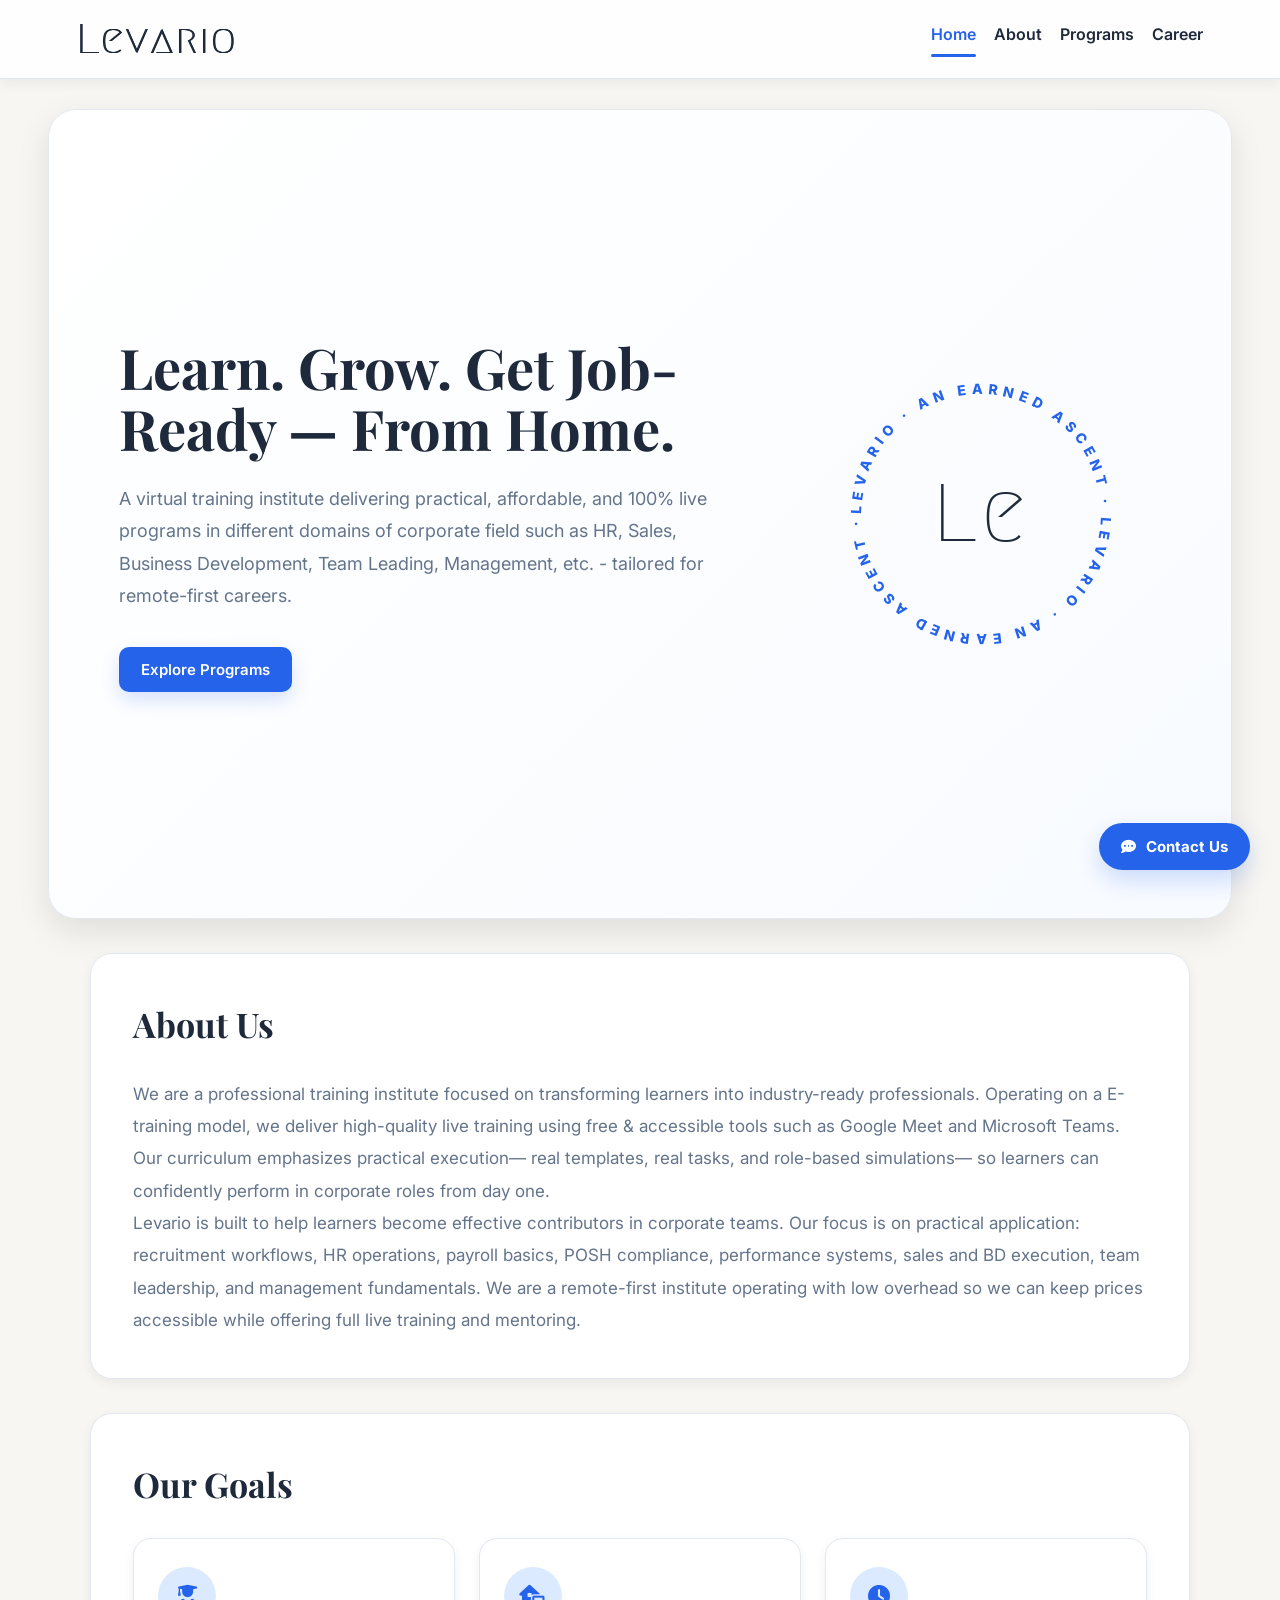
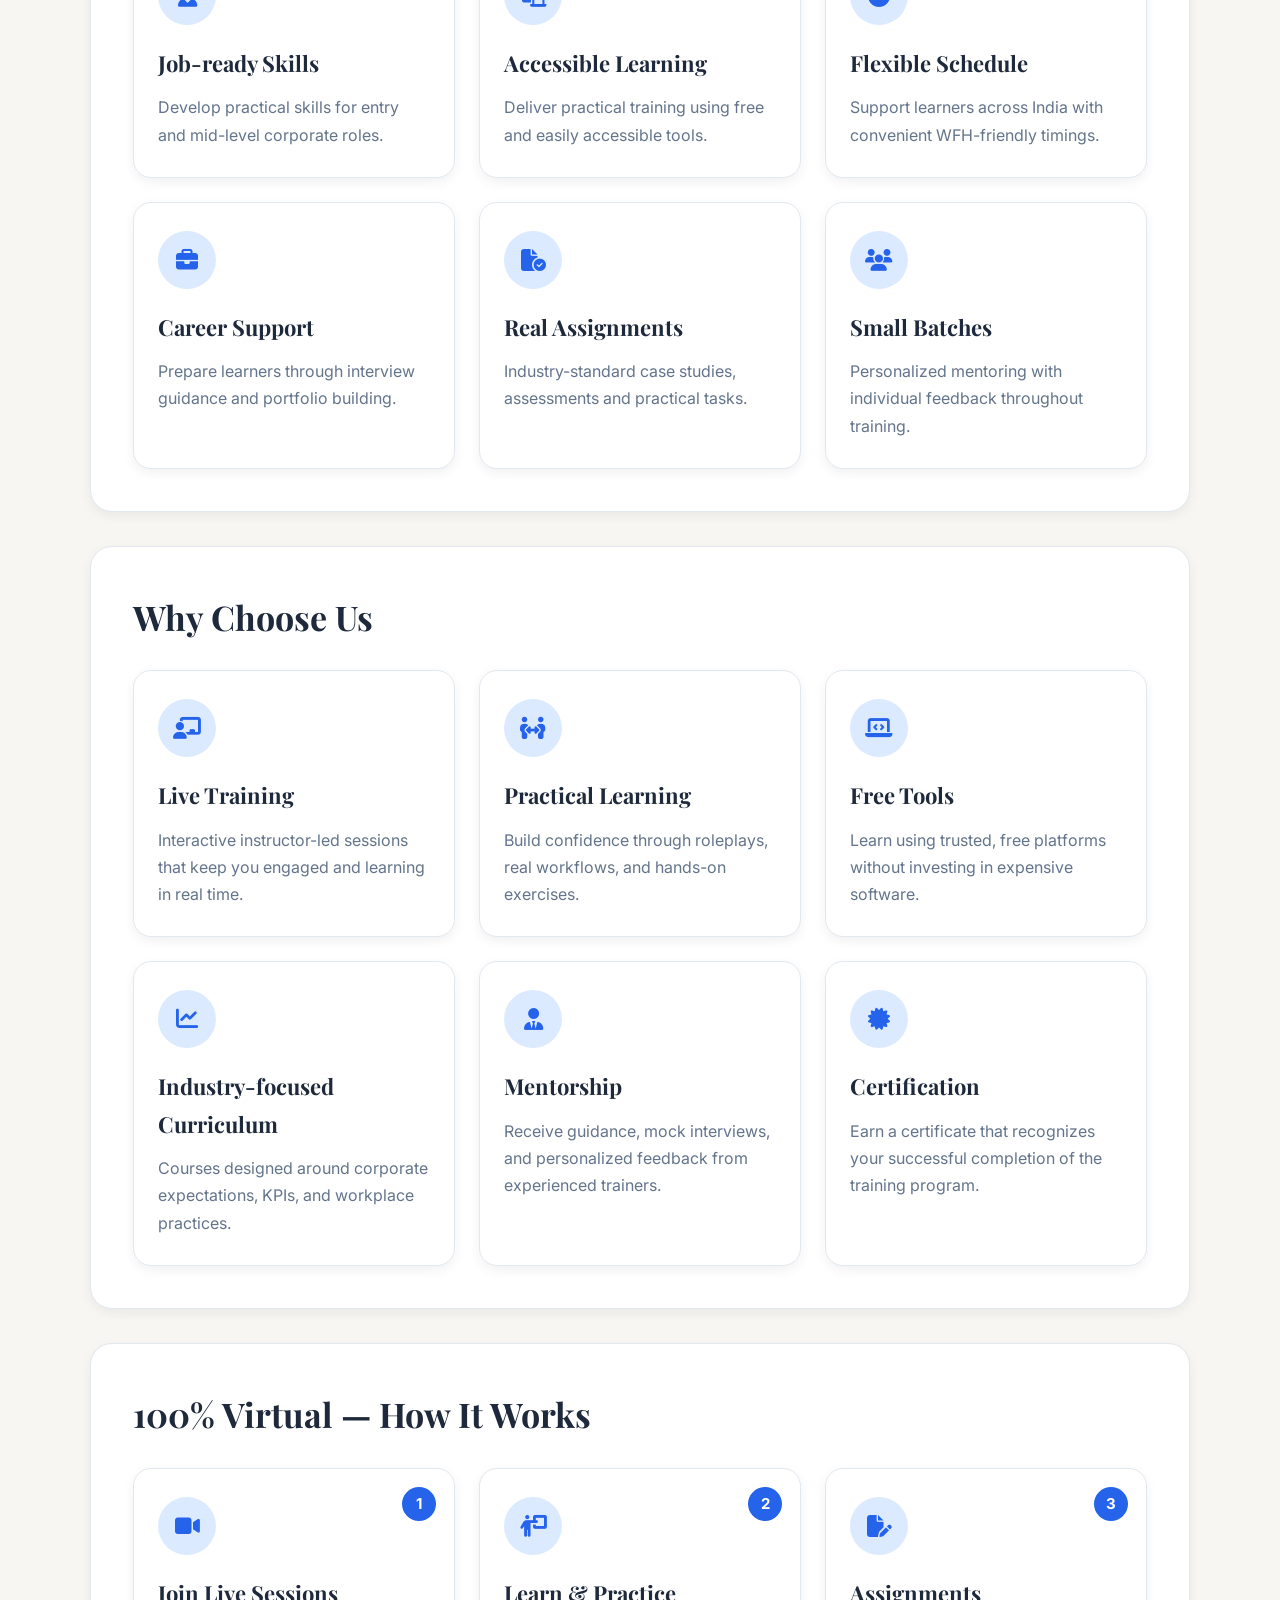
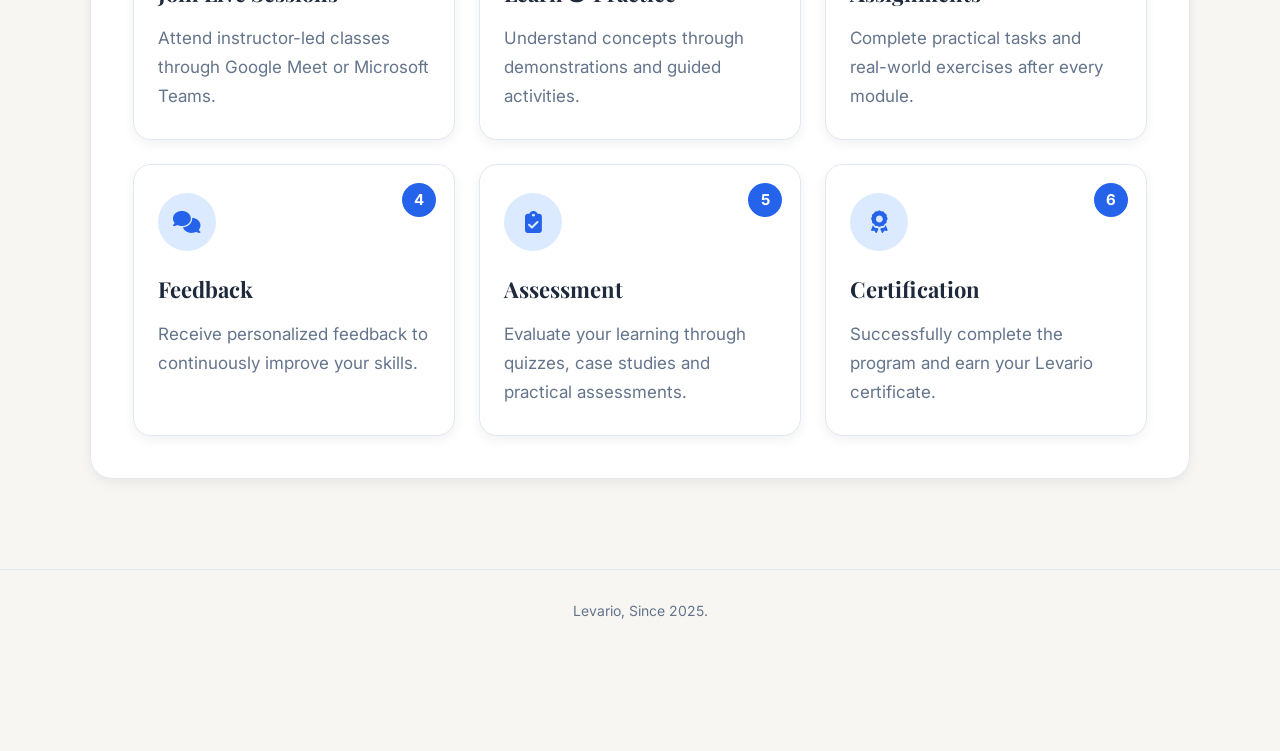
<file: index.html>
﻿<!doctype html>
<html lang="en">
<head>
    <meta charset="utf-8">
    <meta name="viewport" content="width=device-width, initial-scale=1">

    <!-- Primary SEO -->
    <title>Levario | Practical Corporate Training in HR, Sales & Management</title>

    <meta name="description"
          content="Levario offers practical, live online training in HR, Sales, Business Development, Team Leadership and Management. Build job-ready skills through expert-led virtual programs.">

    <meta name="keywords"
          content="HR training, Sales training, Business Development training, Management course, Team Leadership, Online corporate training, Levario">

    <meta name="author" content="Levario">
    <meta name="robots" content="index, follow">

    <!-- Canonical -->
    <link rel="canonical" href="https://levario.org/">

    <!-- Favicon -->
    <link rel="icon" type="image/png" sizes="32x32" href="images/favicon.png">

    <!-- Open Graph -->
    <meta property="og:type" content="website">
    <meta property="og:site_name" content="Levario">
    <meta property="og:title" content="Levario | Practical Online Training">
    <meta property="og:description" content="Learn HR, Sales, Business Development, Team Leadership and Management through live, practical online training.">
    <meta property="og:url" content="https://levario.org/">
    <meta property="og:image" content="https://levario.org/images/og-image.png">

    <!-- Twitter -->
    <meta name="twitter:card" content="summary_large_image">
    <meta name="twitter:title" content="Levario | Practical Online Training">
    <meta name="twitter:description" content="Practical online corporate training to help learners become job-ready.">
    <meta name="twitter:image" content="https://levario.org/images/og-image.png">

    <!-- CSS -->
    <link rel="stylesheet" href="style.css">
    <link rel="stylesheet" href="navbar.css">
    <link rel="stylesheet" href="footer.css">
    <link rel="stylesheet" href="index.css">
    <link rel="stylesheet" href="contact-widget.css">

    <!-- Fonts -->
    <link href="https://fonts.googleapis.com/css2?family=Playfair+Display:wght@600;700&family=Inter:wght@300;400;600&family=Megrim&display=swap" rel="stylesheet">

    <!-- Icons -->
    <link rel="stylesheet" href="https://cdnjs.cloudflare.com/ajax/libs/font-awesome/6.7.2/css/all.min.css">
</head>
<body>

<!-- HEADER -->
<div id="navbar"></div>



<!-- HOME SECTION -->
<section id="home" class="active">

  <div class="hero">
    <div class="hero-left">
      <h1>Learn. Grow. Get Job-Ready — From Home.</h1>
      <p>A virtual training institute delivering practical, affordable, and 100% live programs in different domains of corporate field such as HR, Sales, Business Development, Team Leading, Management, etc. - tailored for remote-first careers.</p>
      <a href="programs.html" class="hero-btn">Explore Programs</a>
    </div>


<!-- HERO ROTATING LV LOGO -->
<div class="hero-art">

  <div class="rotating-wrapper">

    <!-- Rotating circular text -->
    <svg viewBox="0 0 300 300" class="rotating-text">
      <defs>
        <path id="circlePath"
          d="M150,150
             m-120,0
             a120,120 0 1,1 240,0
             a120,120 0 1,1 -240,0" />
      </defs>

    <text
      font-size="12"
      letter-spacing="2"
      textLength="750"
      lengthAdjust="spacing"
      >
      <textPath href="#circlePath">
      LEVARIO · AN EARNED ASCENT · LEVARIO · AN EARNED ASCENT · 
      </textPath>
    </text>

    </svg>

    <!-- Center LV image -->
    <div class="hero-logo-text">
        Le
    </div>

  </div>

</div>

  </div>

  <!-- ABOUT HOME -->
  <div class="sub-section" id="home-about">
    <h2>About Us</h2>
    <p>We are a professional training institute focused on transforming learners into industry-ready professionals. Operating on a E-training model, we deliver high-quality live training using free & accessible tools such as Google Meet and Microsoft Teams. Our curriculum emphasizes practical execution— real templates, real tasks, and role-based simulations— so learners can confidently perform in corporate roles from day one.</p>
    <p>Levario is built to help learners become effective contributors in corporate teams. Our focus is on practical application: recruitment workflows, HR operations, payroll basics, POSH compliance, performance systems, sales and BD execution, team leadership, and management fundamentals. We are a remote-first institute operating with low overhead so we can keep prices accessible while offering full live training and mentoring.</p>
  </div>

  <!-- GOALS -->
  <div class="sub-section" id="home-goals">

    <h2>Our Goals</h2>

    <div class="feature-grid">

        <div class="feature-card">
            <i class="fa-solid fa-user-graduate"></i>
            <h3>Job-ready Skills</h3>
            <p>Develop practical skills for entry and mid-level corporate roles.</p>
        </div>

        <div class="feature-card">
            <i class="fa-solid fa-laptop-house"></i>
            <h3>Accessible Learning</h3>
            <p>Deliver practical training using free and easily accessible tools.</p>
        </div>

        <div class="feature-card">
            <i class="fa-solid fa-clock"></i>
            <h3>Flexible Schedule</h3>
            <p>Support learners across India with convenient WFH-friendly timings.</p>
        </div>

        <div class="feature-card">
            <i class="fa-solid fa-briefcase"></i>
            <h3>Career Support</h3>
            <p>Prepare learners through interview guidance and portfolio building.</p>
        </div>

        <div class="feature-card">
            <i class="fa-solid fa-file-circle-check"></i>
            <h3>Real Assignments</h3>
            <p>Industry-standard case studies, assessments and practical tasks.</p>
        </div>

        <div class="feature-card">
            <i class="fa-solid fa-users"></i>
            <h3>Small Batches</h3>
            <p>Personalized mentoring with individual feedback throughout training.</p>
        </div>

      </div>

  </div>

  <!-- WHY CHOOSE US -->
<div class="sub-section" id="home-why">

    <h2>Why Choose Us</h2>

    <div class="feature-grid">

        <div class="feature-card">
            <i class="fa-solid fa-chalkboard-user"></i>
            <h3>Live Training</h3>
            <p>Interactive instructor-led sessions that keep you engaged and learning in real time.</p>
        </div>

        <div class="feature-card">
            <i class="fa-solid fa-people-arrows"></i>
            <h3>Practical Learning</h3>
            <p>Build confidence through roleplays, real workflows, and hands-on exercises.</p>
        </div>

        <div class="feature-card">
            <i class="fa-solid fa-laptop-code"></i>
            <h3>Free Tools</h3>
            <p>Learn using trusted, free platforms without investing in expensive software.</p>
        </div>

        <div class="feature-card">
            <i class="fa-solid fa-chart-line"></i>
            <h3>Industry-focused Curriculum</h3>
            <p>Courses designed around corporate expectations, KPIs, and workplace practices.</p>
        </div>

        <div class="feature-card">
            <i class="fa-solid fa-user-tie"></i>
            <h3>Mentorship</h3>
            <p>Receive guidance, mock interviews, and personalized feedback from experienced trainers.</p>
        </div>

        <div class="feature-card">
            <i class="fa-solid fa-certificate"></i>
            <h3>Certification</h3>
            <p>Earn a certificate that recognizes your successful completion of the training program.</p>
        </div>

    </div>

</div>

  <!-- HOW IT WORKS -->
<div class="sub-section" id="home-style">

    <h2>100% Virtual — How It Works</h2>

    <div class="process-grid">

      <div class="process-card">
          <div class="process-number">1</div>
          <i class="fa-solid fa-video"></i>
          <h3>Join Live Sessions</h3>
          <p>Attend instructor-led classes through Google Meet or Microsoft Teams.</p>
      </div>

      <div class="process-card">
          <div class="process-number">2</div>
          <i class="fa-solid fa-person-chalkboard"></i>
          <h3>Learn & Practice</h3>
          <p>Understand concepts through demonstrations and guided activities.</p>
      </div>

      <div class="process-card">
          <div class="process-number">3</div>
          <i class="fa-solid fa-file-pen"></i>
          <h3>Assignments</h3>
          <p>Complete practical tasks and real-world exercises after every module.</p>
      </div>

      <div class="process-card">
          <div class="process-number">4</div>
          <i class="fa-solid fa-comments"></i>
          <h3>Feedback</h3>
          <p>Receive personalized feedback to continuously improve your skills.</p>
      </div>

      <div class="process-card">
          <div class="process-number">5</div>
          <i class="fa-solid fa-clipboard-check"></i>
          <h3>Assessment</h3>
          <p>Evaluate your learning through quizzes, case studies and practical assessments.</p>
      </div>

      <div class="process-card">
          <div class="process-number">6</div>
          <i class="fa-solid fa-award"></i>
          <h3>Certification</h3>
          <p>Successfully complete the program and earn your Levario certificate.</p>
      </div>

    </div>

</div>

      <!-- ==================================================
        CONTACT WIDGET
    ================================================== -->

    <div id="contact-widget"></div>

</section>


<!-- JS -->
<script src="script.js"></script>
<script src="contact-widget.js"></script>

<div id="footer"></div>

</body>
</html>
</file>
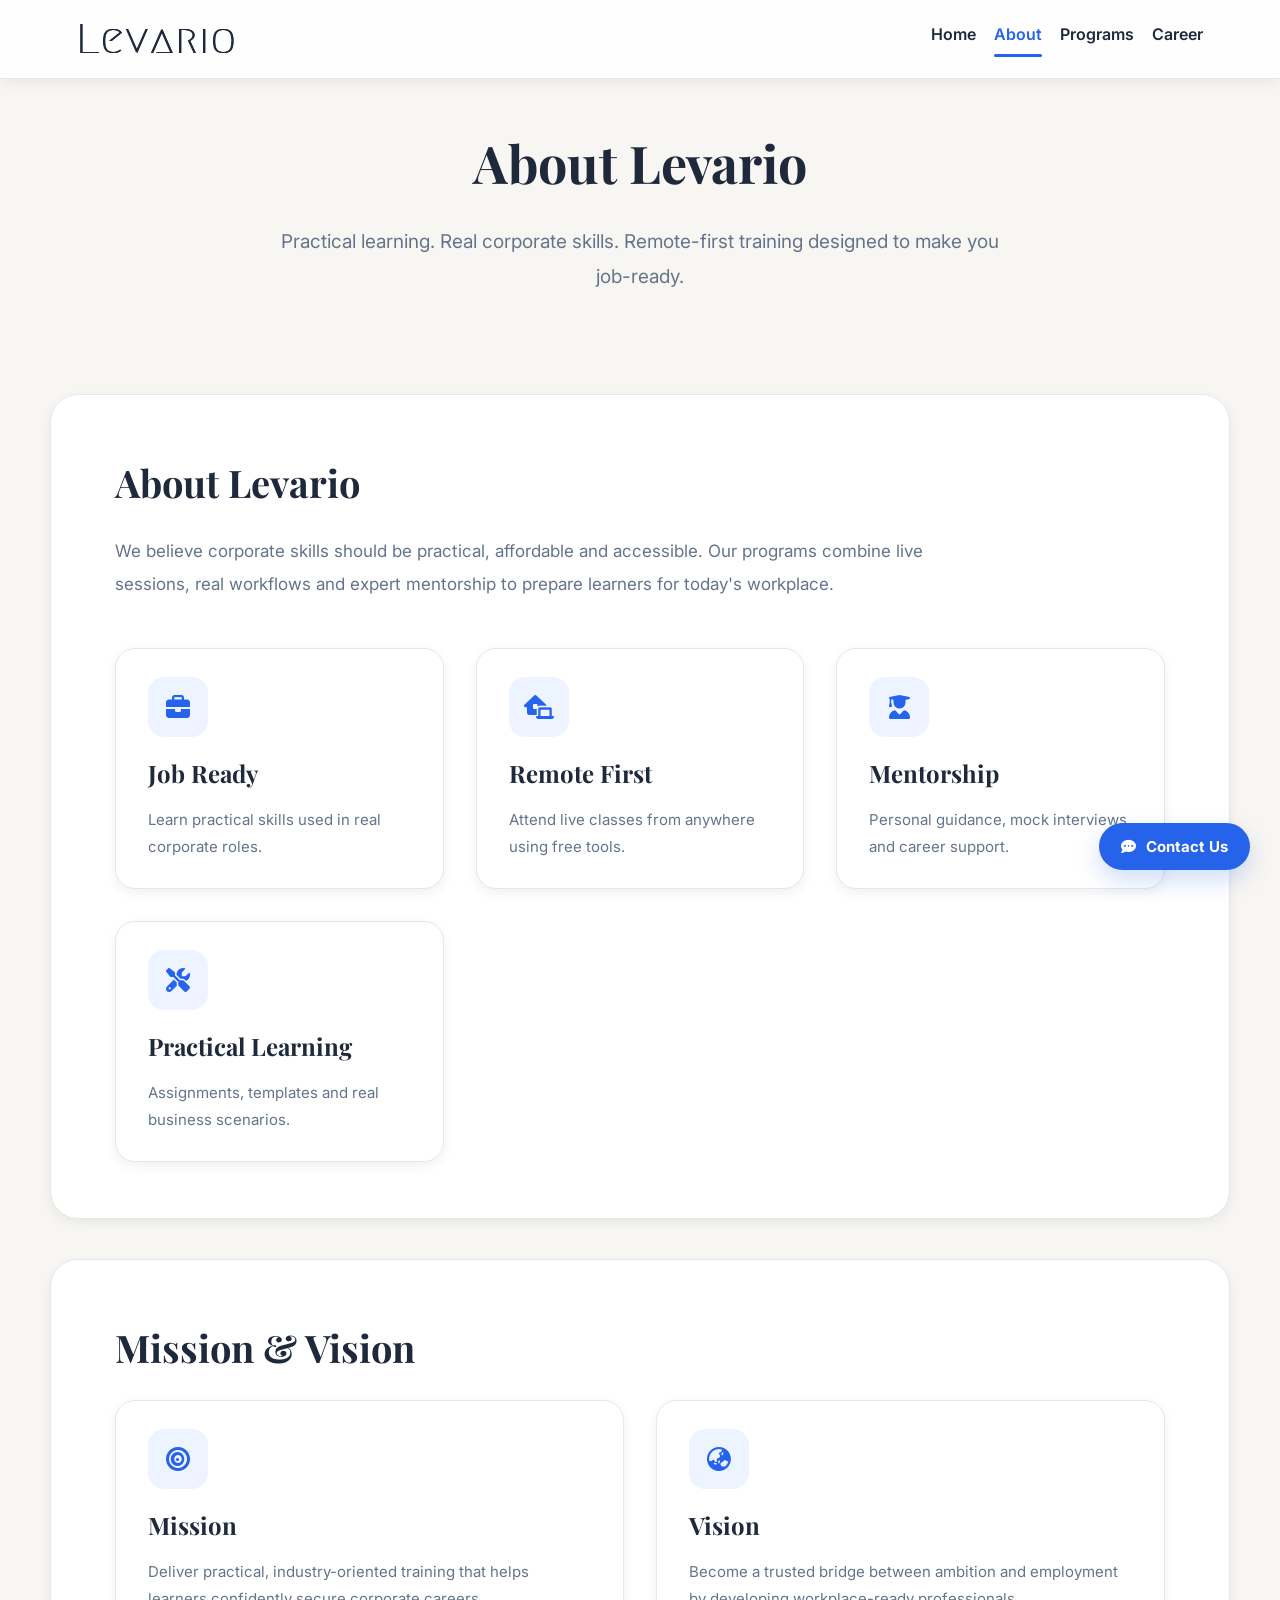
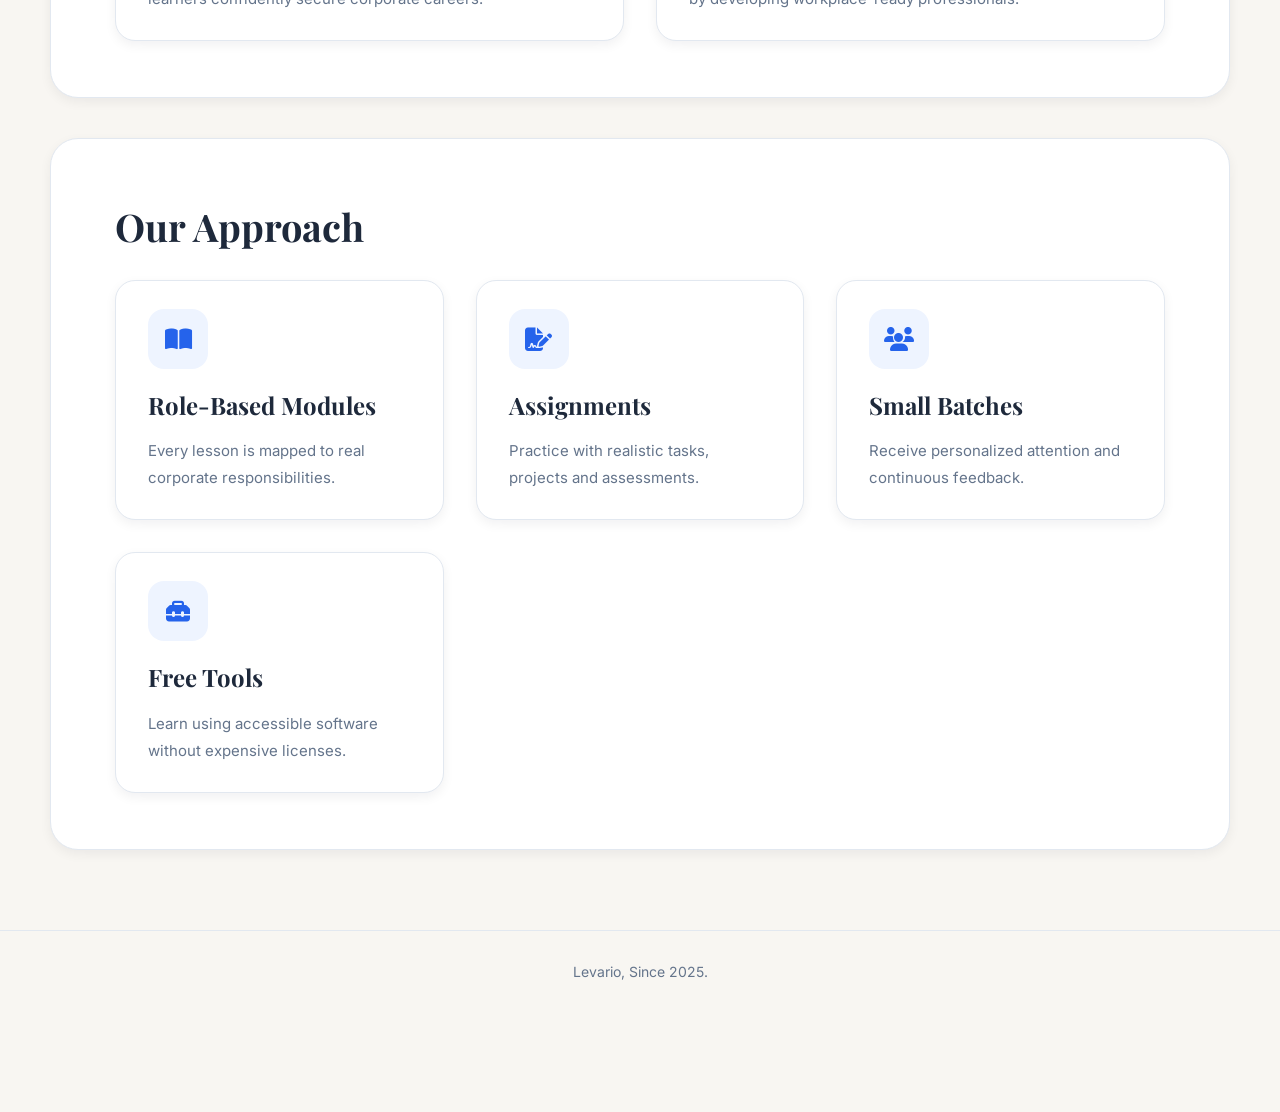
<file: about.html>
﻿<!doctype html>
<html lang="en">
<head>
    <meta charset="utf-8">
    <meta name="viewport" content="width=device-width, initial-scale=1">

    <!-- Primary SEO -->
    <title>About Levario | Learn Our Mission & Vision</title>

    <meta name="description"
          content="Discover Levario's mission to make practical corporate learning accessible through live online training in HR, Sales, Leadership and Management.">

    <meta name="author" content="Levario">
    <meta name="robots" content="index, follow">

    <!-- Canonical -->
    <link rel="canonical" href="https://levario.org/about">

    <!-- Favicon -->
    <link rel="icon" type="image/png" sizes="32x32" href="images/favicon.png">

    <!-- Open Graph -->
    <meta property="og:type" content="website">
    <meta property="og:site_name" content="Levario">
    <meta property="og:title" content="About Levario">
    <meta property="og:description"
          content="Learn about Levario's vision, mission and commitment to practical learning.">
    <meta property="og:url" content="https://levario.org/about">
    <meta property="og:image" content="https://levario.org/images/og-image.png">

    <!-- Twitter -->
    <meta name="twitter:card" content="summary_large_image">
    <meta name="twitter:title" content="About Levario">
    <meta name="twitter:description"
          content="Know more about Levario's mission and training philosophy.">
    <meta name="twitter:image" content="https://levario.org/images/og-image.png">

    <!-- External CSS -->
    <link rel="stylesheet" href="style.css">
    <link rel="stylesheet" href="navbar.css">
    <link rel="stylesheet" href="footer.css">
    <link rel="stylesheet" href="about.css">
    <link rel="stylesheet" href="contact-widget.css">

    <!-- Google Fonts -->
    <link href="https://fonts.googleapis.com/css2?family=Playfair+Display:wght@600;700&family=Inter:wght@300;400;600&family=Megrim&display=swap" rel="stylesheet">

    <!-- Font Awesome -->
    <link rel="stylesheet"
          href="https://cdnjs.cloudflare.com/ajax/libs/font-awesome/6.7.2/css/all.min.css">
</head>
<body>

<!-- HEADER -->
<div id="navbar"></div>


<!-- =====================================
PAGE HERO
====================================== -->

<div class="page-hero">

    <h1>About Levario</h1>

    <p>
        Practical learning. Real corporate skills.
        Remote-first training designed to make you
        job-ready.
    </p>

</div>

<!-- =====================================
ABOUT LEVARIO
====================================== -->

<section class="about-section">

    <h2>About Levario</h2>

    <p class="section-intro">

        We believe corporate skills should be practical,
        affordable and accessible. Our programs combine
        live sessions, real workflows and expert mentorship
        to prepare learners for today's workplace.

    </p>

    <div class="info-grid">

        <div class="info-card">

            <i class="fas fa-briefcase"></i>

            <h3>Job Ready</h3>

            <p>Learn practical skills used in real corporate roles.</p>

        </div>

        <div class="info-card">

            <i class="fas fa-laptop-house"></i>

            <h3>Remote First</h3>

            <p>Attend live classes from anywhere using free tools.</p>

        </div>

        <div class="info-card">

            <i class="fas fa-user-graduate"></i>

            <h3>Mentorship</h3>

            <p>Personal guidance, mock interviews and career support.</p>

        </div>

        <div class="info-card">

            <i class="fas fa-screwdriver-wrench"></i>

            <h3>Practical Learning</h3>

            <p>Assignments, templates and real business scenarios.</p>

        </div>

    </div>

</section>

<!-- =====================================
MISSION & VISION
====================================== -->

<section class="about-section">

    <h2>Mission & Vision</h2>

    <div class="info-grid">

        <div class="info-card">

            <i class="fas fa-bullseye"></i>

            <h3>Mission</h3>

            <p>
                Deliver practical, industry-oriented
                training that helps learners confidently
                secure corporate careers.
            </p>

        </div>

        <div class="info-card">

            <i class="fas fa-earth-asia"></i>

            <h3>Vision</h3>

            <p>
                Become a trusted bridge between ambition
                and employment by developing workplace-ready
                professionals.
            </p>

        </div>

    </div>

</section>

<!-- =====================================
OUR APPROACH
====================================== -->

<section class="about-section">

    <h2>Our Approach</h2>

    <div class="info-grid">

        <div class="info-card">

            <i class="fas fa-book-open"></i>

            <h3>Role-Based Modules</h3>

            <p>Every lesson is mapped to real corporate responsibilities.</p>

        </div>

        <div class="info-card">

            <i class="fas fa-file-signature"></i>

            <h3>Assignments</h3>

            <p>Practice with realistic tasks, projects and assessments.</p>

        </div>

        <div class="info-card">

            <i class="fas fa-users"></i>

            <h3>Small Batches</h3>

            <p>Receive personalized attention and continuous feedback.</p>

        </div>

        <div class="info-card">

            <i class="fas fa-toolbox"></i>

            <h3>Free Tools</h3>

            <p>Learn using accessible software without expensive licenses.</p>

        </div>

    </div>

</section>

<!-- CONTACT WIDGET -->

<div id="contact-widget"></div>

  <!-- JS -->
  <script src="script.js"></script>
  <script src="contact-widget.js"></script>


<div id="footer"></div>

</body>
</html>
</file>
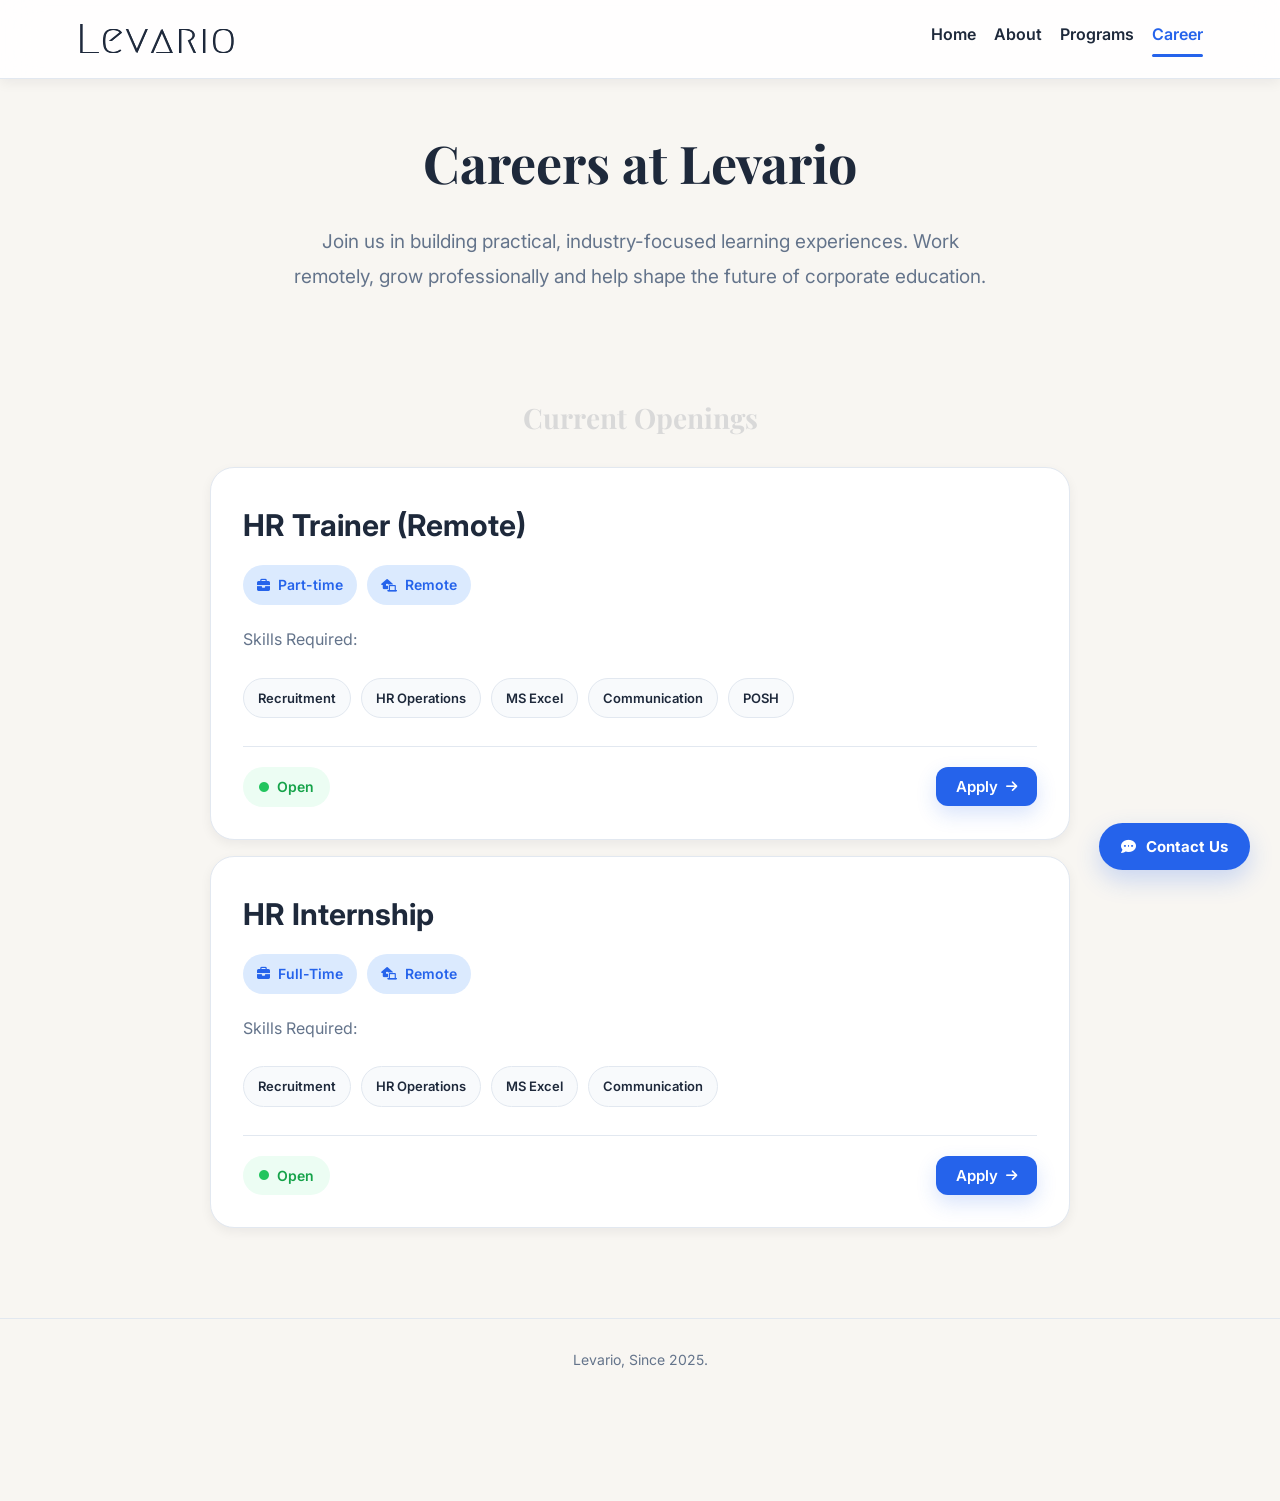
<file: career.html>
﻿<!doctype html>
<html lang="en">
<head>
    <meta charset="utf-8">
    <meta name="viewport" content="width=device-width, initial-scale=1">

    <!-- Primary SEO -->
    <title>Careers | Join Levario</title>

    <meta name="description"
          content="Explore career opportunities at Levario. Join our mission to deliver high-quality online corporate training and help learners grow professionally.">

    <meta name="author" content="Levario">
    <meta name="robots" content="index, follow">

    <!-- Canonical -->
    <link rel="canonical" href="https://levario.org/career">

    <!-- Favicon -->
    <link rel="icon" type="image/png" sizes="32x32" href="images/favicon.png">

    <!-- Open Graph -->
    <meta property="og:type" content="website">
    <meta property="og:site_name" content="Levario">
    <meta property="og:title" content="Careers at Levario">
    <meta property="og:description"
          content="Build your career with Levario and help shape the future of practical online learning.">
    <meta property="og:url" content="https://levario.org/career">
    <meta property="og:image" content="https://levario.org/images/og-image.png">

    <!-- Twitter -->
    <meta name="twitter:card" content="summary_large_image">
    <meta name="twitter:title" content="Careers at Levario">
    <meta name="twitter:description"
          content="Discover career opportunities and become part of the Levario team.">
    <meta name="twitter:image" content="https://levario.org/images/og-image.png">

    <!-- External CSS -->
    <link rel="stylesheet" href="style.css">
    <link rel="stylesheet" href="navbar.css">
    <link rel="stylesheet" href="footer.css">
    <link rel="stylesheet" href="career.css">
    <link rel="stylesheet" href="contact-widget.css">

    <!-- Google Fonts -->
    <link href="https://fonts.googleapis.com/css2?family=Playfair+Display:wght@600;700&family=Inter:wght@300;400;600&family=Megrim&display=swap" rel="stylesheet">

    <!-- Font Awesome -->
    <link rel="stylesheet"
          href="https://cdnjs.cloudflare.com/ajax/libs/font-awesome/6.7.2/css/all.min.css">
</head>

<body>

<!-- HEADER -->
<div id="navbar"></div>


<section class="page-hero">

    <h1>Careers at Levario</h1>

    <p>
        Join us in building practical, industry-focused learning experiences.
        Work remotely, grow professionally and help shape the future of corporate education.
    </p>

</section>



<!-- CAREER SECTION -->
<section id="career">

    <h2 class="career-title">
        Current Openings
    </h2>
    
<!-- JOB LISTINGS -->

<div class="job-list">

  <!-- JOB CARD 1 -->
  <div class="job-card">
    <h4 class="job-title">HR Trainer (Remote)</h4>
    <div class="job-meta">

    <span class="meta-pill">
        <i class="fas fa-briefcase"></i>
        Part-time
    </span>

    <span class="meta-pill">
        <i class="fas fa-laptop-house"></i>
        Remote
    </span>

</div>
    <p class="job-description">
      Skills Required:
    </p>

    <div class="job-skills">

      <span>Recruitment</span>

      <span>HR Operations</span>

      <span>MS Excel</span>

      <span>Communication</span>

      <span>POSH</span>

    </div>

    <div class="job-footer">

        <div class="job-status">

            <i class="fas fa-circle"></i>

            Open

        </div>

        <a href="#" class="apply-btn">

            Apply
            <i class="fas fa-arrow-right"></i>

        </a>

    </div>
  </div>

  <!-- JOB CARD 2 -->
  <div class="job-card">
    <h4 class="job-title">HR Internship</h4>
      <div class="job-meta">

      <span class="meta-pill">
          <i class="fas fa-briefcase"></i>
          Full-Time
      </span>

      <span class="meta-pill">
          <i class="fas fa-laptop-house"></i>
          Remote
      </span>

  </div>
    <p class="job-description">
      Skills Required:
    </p>

    <div class="job-skills">

      <span>Recruitment</span>

      <span>HR Operations</span>

      <span>MS Excel</span>

      <span>Communication</span>

    </div>

    <div class="job-footer">

        <div class="job-status">

            <i class="fas fa-circle"></i>

            Open

        </div>

        <a href="https://forms.gle/aScXVp8Xnhwksbxz7" class="apply-btn">

            Apply
            <i class="fas fa-arrow-right"></i>

        </a>

    </div>
  </div>

</div>

  <!-- ==================================================
    CONTACT WIDGET
  ================================================== -->

  <div id="contact-widget"></div>



</section>

<!-- JS -->
<script src="script.js"></script>
<script src="contact-widget.js"></script>

<div id="footer"></div>

</body>
</html>
</file>
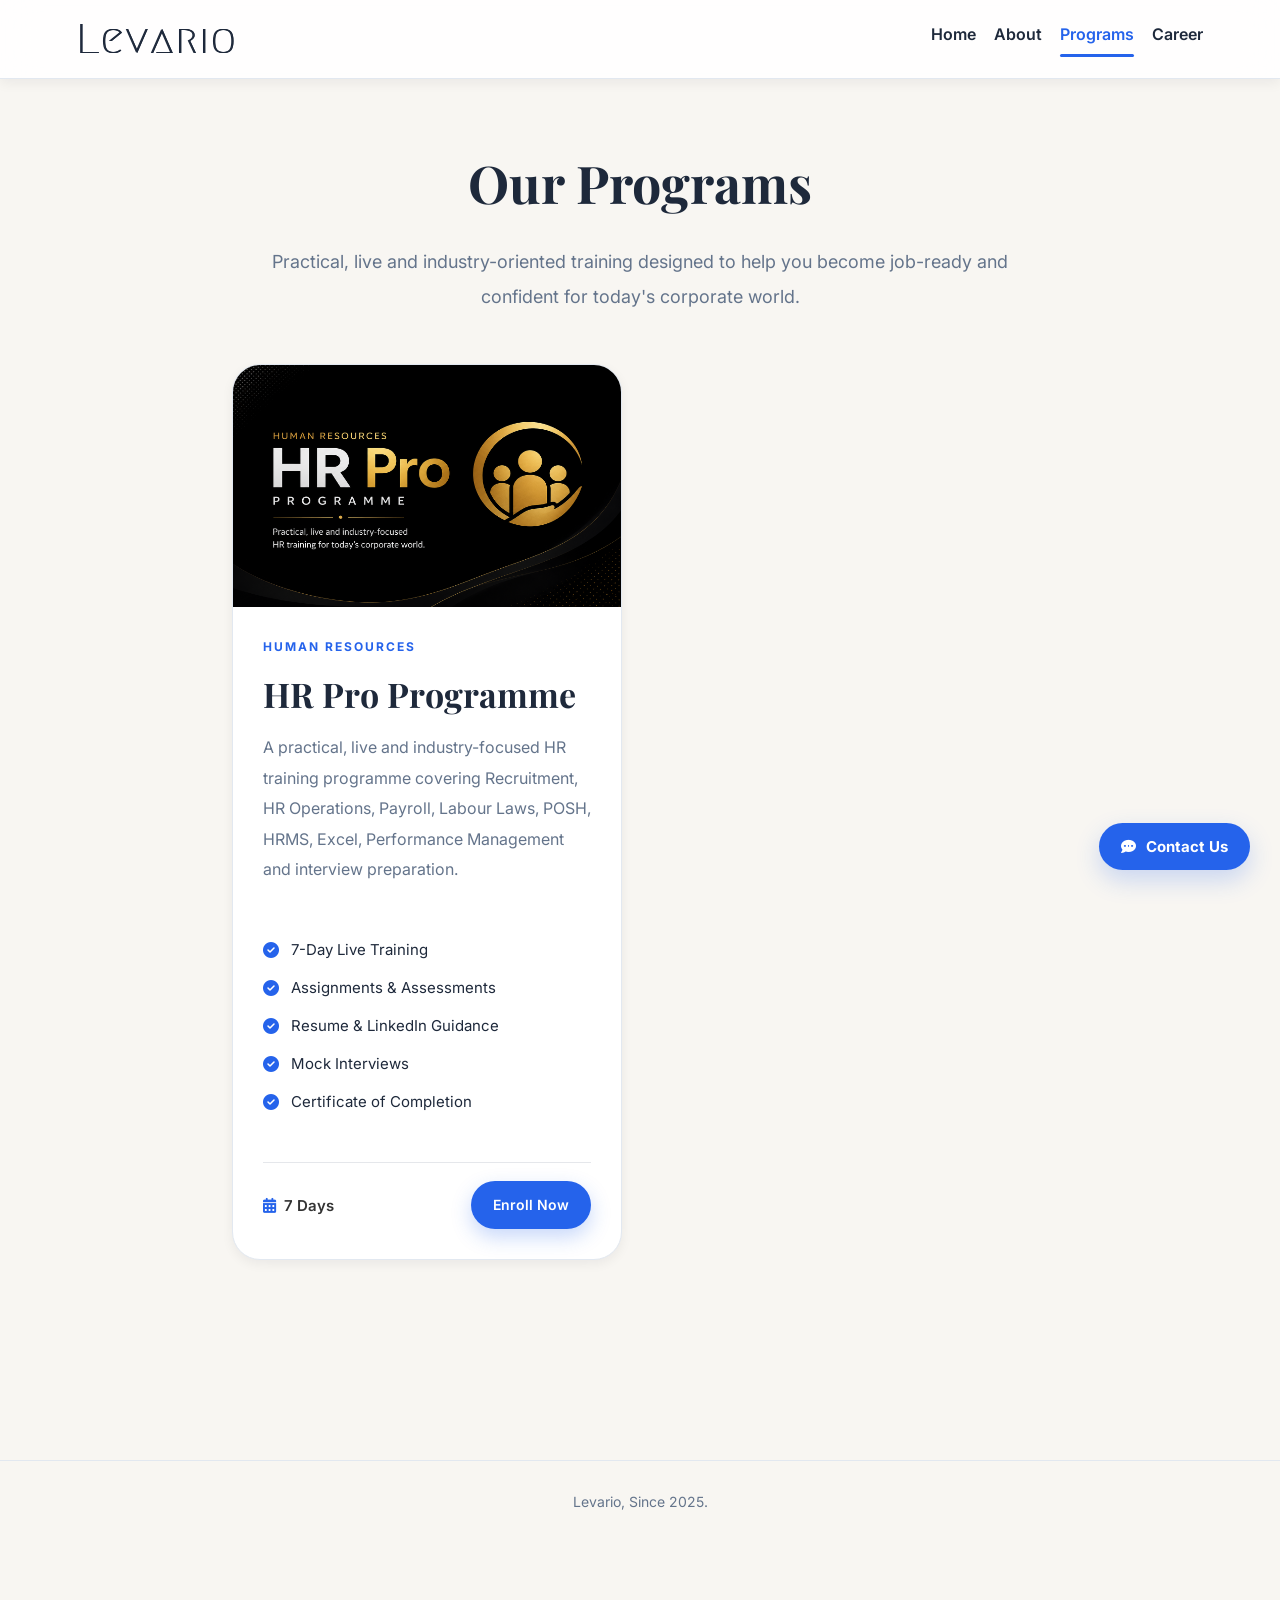
<file: programs.html>
﻿<!doctype html>
<html lang="en"><head>
    <meta charset="utf-8">
    <meta name="viewport" content="width=device-width, initial-scale=1">

    <!-- Primary SEO -->
    <title>Programs | HR, Sales & Management Courses | Levario</title>

    <meta name="description"
          content="Browse Levario's practical online programs in HR, Sales, Business Development, Team Leadership and Management designed to build real workplace skills.">

    <meta name="author" content="Levario">
    <meta name="robots" content="index, follow">

    <!-- Canonical -->
    <link rel="canonical" href="https://levario.org/programs">

    <!-- Favicon -->
    <link rel="icon" type="image/png" sizes="32x32" href="images/favicon.png">

    <!-- Open Graph -->
    <meta property="og:type" content="website">
    <meta property="og:site_name" content="Levario">
    <meta property="og:title" content="Levario Programs">
    <meta property="og:description"
          content="Explore practical online programs that prepare you for today's workplace.">
    <meta property="og:url" content="https://levario.org/programs">
    <meta property="og:image" content="https://levario.org/images/og-image.png">

    <!-- Twitter -->
    <meta name="twitter:card" content="summary_large_image">
    <meta name="twitter:title" content="Levario Programs">
    <meta name="twitter:description"
          content="Browse Levario's practical online training programs.">
    <meta name="twitter:image" content="https://levario.org/images/og-image.png">

    <!-- External CSS -->
    <link rel="stylesheet" href="style.css">
    <link rel="stylesheet" href="navbar.css">
    <link rel="stylesheet" href="footer.css">
    <link rel="stylesheet" href="programs.css">
    <link rel="stylesheet" href="contact-widget.css">

    <!-- Google Fonts -->
    <link href="https://fonts.googleapis.com/css2?family=Playfair+Display:wght@600;700&family=Inter:wght@300;400;600&family=Megrim&display=swap" rel="stylesheet">

    <!-- Font Awesome -->
    <link rel="stylesheet"
          href="https://cdnjs.cloudflare.com/ajax/libs/font-awesome/6.7.2/css/all.min.css">
</head>

<body>

<!-- =========================================
HEADER
========================================= -->

<div id="navbar"></div>

<!-- =========================================
PROGRAMS PAGE
========================================= -->

<section class="programs-page">

    <!-- =====================================
    HERO
    ====================================== -->

    <div class="programs-hero">

        <h1>Our Programs</h1>

        <p>
            Practical, live and industry-oriented training designed to help
            you become job-ready and confident for today's corporate world.
        </p>

    </div>

    <!-- =====================================
    PROGRAM GRID
    ====================================== -->

    <div class="program-grid">

        <!-- =================================
        HR PRO PROGRAM
        ================================== -->

        <article class="program-card">

            <div class="program-image">

                <img
                    src="images/HR-Pro.png"
                    alt="HR Pro Programme">

            </div>

            <div class="program-content">

                <span class="program-category">

                    Human Resources

                </span>

                <h2 class="program-title">

                    HR Pro Programme

                </h2>

                <p class="program-description">

                    A practical, live and industry-focused HR training
                    programme covering Recruitment, HR Operations,
                    Payroll, Labour Laws, POSH, HRMS, Excel,
                    Performance Management and interview preparation.

                </p>

                <ul class="program-features">

                    <li><i class="fas fa-circle-check"></i> 7-Day Live Training</li>

                    <li><i class="fas fa-circle-check"></i> Assignments & Assessments</li>

                    <li><i class="fas fa-circle-check"></i> Resume & LinkedIn Guidance</li>

                    <li><i class="fas fa-circle-check"></i> Mock Interviews</li>

                    <li><i class="fas fa-circle-check"></i> Certificate of Completion</li>

                </ul>

               

                <!-- ==========================================
                    PROGRAM FOOTER
                ========================================== -->

                <div class="program-footer">

                    <div class="program-duration">

                        <i class="fas fa-calendar-alt"></i>

                        7 Days

                    </div>

                    <a
                        href="https://forms.gle/HTqTTxzS3gFuyBjE8"
                        class="enroll-btn"
                        target="_blank"
                        rel="noopener">

                        Enroll Now

                    </a>

                </div>

            </div>

        </article>

    </div>

    <!-- ==================================================
        CONTACT WIDGET
    ================================================== -->

    <div id="contact-widget"></div>

</section>

<!-- =========================================
SCRIPTS
========================================= -->

<script src="script.js"></script>
<script src="contact-widget.js"></script>

<div id="footer"></div>

</body>
</html>
</file>
<file: style.css>
��/ *   - - - - - - - - - - - - - - - - - - - - - - - - - - - - - - - - - - - - - - - - - - - - - - - - - -  
       R O O T   V A R I A B L E S   &   G L O B A L   B A S E  
 - - - - - - - - - - - - - - - - - - - - - - - - - - - - - - - - - - - - - - - - - - - - - - - - - -   * /  
 : r o o t {  
  
     / *   - - - - - - - - - -   B r a n d   - - - - - - - - - -   * /  
  
     - - p r i m a r y : # 2 5 6 3 E B ;  
     - - p r i m a r y - d a r k : # 1 D 4 E D 8 ;  
     - - p r i m a r y - l i g h t : # D B E A F E ;  
  
     / *   - - - - - - - - - -   B a c k g r o u n d s   - - - - - - - - - -   * /  
  
     - - b g : # F 8 F 6 F 2 ;  
     - - s u r f a c e : # F F F F F F ;  
     - - s u r f a c e - a l t : # F 1 F 5 F 9 ;  
  
     / *   - - - - - - - - - -   T y p o g r a p h y   - - - - - - - - - -   * /  
  
     - - t e x t : # 1 E 2 9 3 B ;  
     - - t e x t - l i g h t : # 6 4 7 4 8 B ;  
  
     / *   - - - - - - - - - -   B o r d e r s   - - - - - - - - - -   * /  
  
     - - b o r d e r : # E 2 E 8 F 0 ;  
  
     / *   - - - - - - - - - -   E f f e c t s   - - - - - - - - - -   * /  
  
     - - s h a d o w - s m : 0   4 p x   1 2 p x   r g b a ( 1 5 , 2 3 , 4 2 , . 0 6 ) ;  
     - - s h a d o w : 0   1 2 p x   3 2 p x   r g b a ( 1 5 , 2 3 , 4 2 , . 1 0 ) ;  
     - - s h a d o w - l g : 0   2 0 p x   4 8 p x   r g b a ( 1 5 , 2 3 , 4 2 , . 1 4 ) ;  
  
     / *   - - - - - - - - - -   R a d i u s   - - - - - - - - - -   * /  
  
     - - r a d i u s - s m : 1 2 p x ;  
     - - r a d i u s : 1 8 p x ;  
     - - r a d i u s - l g : 2 4 p x ;  
  
 }  
  
  
 / *   G e n e r a l   r e s e t   +   l a y o u t   * /  
 * {  
     b o x - s i z i n g : b o r d e r - b o x ;  
     m a r g i n : 0 ;  
     p a d d i n g : 0 ;  
     f o n t - f a m i l y : ' I n t e r ' , s y s t e m - u i ;  
 }  
  
  
 b o d y {  
  
         b a c k g r o u n d : v a r ( - - b g ) ;  
  
         c o l o r : v a r ( - - t e x t ) ;  
  
         o v e r f l o w - x : h i d d e n ;  
  
         l i n e - h e i g h t : 1 . 7 ;  
  
         p a d d i n g - b o t t o m : 1 0 0 p x ;  
  
         f o n t - s i z e : 1 6 p x ;  
  
         - w e b k i t - f o n t - s m o o t h i n g : a n t i a l i a s e d ;  
  
 }  
  
 h 1 ,   h 2 ,   h 3   {  
         f o n t - f a m i l y :   " P l a y f a i r   D i s p l a y " ,   s e r i f ;  
         m a r g i n :   0 ;  
 }  
  
  
  
 / *   = = = = = = = = = = = = = = = = = = = = = = = = = = = = = = = = = = = = = = = = = = = = = = = = = =  
       A B O U T   &   C A R E E R   P A G E  
 = = = = = = = = = = = = = = = = = = = = = = = = = = = = = = = = = = = = = = = = = = = = = = = = = =   * /  
  
 . p a g e - h e r o {  
  
         m a x - w i d t h : 1 3 2 0 p x ;  
  
         m a r g i n : 0   a u t o ;  
  
         p a d d i n g : 4 0 p x   4 8 p x   6 0 p x ;  
  
         t e x t - a l i g n : c e n t e r ;  
  
 }  
  
 . p a g e - h e r o   h 1 {  
  
         f o n t - s i z e : 5 2 p x ;  
         c o l o r : v a r ( - - t e x t ) ;  
         m a r g i n - b o t t o m : 1 8 p x ;  
  
 }  
  
 . p a g e - h e r o   p {  
  
         m a x - w i d t h : 7 2 0 p x ;  
         m a r g i n : a u t o ;  
         f o n t - s i z e : 1 9 p x ;  
         c o l o r : v a r ( - - t e x t - l i g h t ) ;  
         l i n e - h e i g h t : 1 . 8 ;  
  
 }  
  
  
  
  
 / *   = = = = = = = = = = = = = = = = = = = = = = = = = = = = = = = = = = = = = = = = = = = = = = = = = =  
       P A G E   C O N T A I N E R S  
 = = = = = = = = = = = = = = = = = = = = = = = = = = = = = = = = = = = = = = = = = = = = = = = = = =   * /  
 # h o m e ,  
 # a b o u t ,  
 . p r o g r a m s - p a g e {  
  
         m a x - w i d t h : 1 3 2 0 p x ;  
         m a r g i n : 0   a u t o ;  
         p a d d i n g : 0   4 8 p x   1 0 p x ;  
  
 }  
  
  
 / *   = = = = = = = = = = = = = = = = = = = = = = = = = = = = = = = = = = = = = = = = =  
       G L O B A L   R E S P O N S I V E  
 = = = = = = = = = = = = = = = = = = = = = = = = = = = = = = = = = = = = = = = = =   * /  
  
  
 / *   R e s p o n s i v e   a d j u s t m e n t s   * /  
  
  
 @ m e d i a   ( m a x - w i d t h :   7 6 8 p x )   {  
  
         / *   - - - - - - - - - -   A b o u t   a n d   C a r e e r   P a g e   - - - - - - - - - -   * /  
  
         . p a g e - h e r o {  
  
             p a d d i n g : 3 0 p x   1 6 p x   4 0 p x ;  
  
         }  
  
         . p a g e - h e r o   h 1 {  
  
                 f o n t - s i z e : 3 8 p x ;  
  
         }  
  
         . p a g e - h e r o   p {  
  
                 f o n t - s i z e : 1 6 p x ;  
  
         }  
  
     / *   - - - - - - - - - -   G L O B A L   T Y P E   &   B A S E   - - - - - - - - - -   * /  
     b o d y   {  
         f o n t - s i z e :   1 5 p x ;  
     }  
  
     h 1   {   f o n t - s i z e :   2 8 p x ;   }  
     h 2   {   f o n t - s i z e :   2 2 p x ;   }  
     h 3   {   f o n t - s i z e :   1 8 p x ;   }  
  
  
     / *   - - - - - - - - - -   P A G E   C O N T A I N E R S   - - - - - - - - - -   * /  
      
  
 # h o m e ,  
 # a b o u t ,  
 . p r o g r a m s - p a g e {  
  
         p a d d i n g - l e f t : 1 6 p x ;  
         p a d d i n g - r i g h t : 1 6 p x ;  
  
 }  
  
          
 }  
 
</file>
<file: navbar.css>
/* --------------------------------------------------
   HEADER & NAVIGATION
-------------------------------------------------- */


/* Header Flex Layout */
header{

    display:flex;

    align-items:center;

    justify-content:space-between;

    padding:18px 6%;

    background:rgba(255,255,255,.88);

    backdrop-filter:blur(18px);

    -webkit-backdrop-filter:blur(18px);

    position:sticky;

    top:0;

    z-index:999;

    border-bottom:1px solid var(--border);

    box-shadow:var(--shadow-sm);

}

/* LEFT: Logo */


/* CENTER: Nav */
.header-center {
  display: flex;
  align-items: center;
  gap: 18px;
  flex-shrink: 1;       /* allow nav to shrink if needed */
  overflow-x: auto;     /* scroll horizontally if too many links */
  scrollbar-width: none; /* hide scrollbar in Firefox */
}
.header-center::-webkit-scrollbar {
  display: none; /* hide scrollbar in Chrome/Safari */
}

/* Nav links */
.header-center a{

    color:var(--text);

    text-decoration:none;

    font-weight:600;

    position:relative;

    white-space:nowrap;

    padding-bottom:8px;

    transition:.25s;

}

.header-center a:hover,
.header-center a.active{

    color:var(--primary);

}

.header-center a::after {
  content: "";
  position: absolute;
  left: 0;
  bottom: 0;
  width: 0;
  height: 3px;
  background: var(--primary);
  transition: width 0.25s ease;
  border-radius: 3px;
}

.header-center a:hover::after,
.header-center a.active::after {
  width: 100%;
}



/* =========================================
   TEXT LOGO
========================================= */

.logo-text{

    font-family:"Megrim", sans-serif;

    font-size:42px;

    font-weight:400;

    letter-spacing:2px;

    color:var(--text);

    text-decoration:none;

    transition:.3s ease;

    line-height:1;

        text-shadow:
        0.3px 0 currentColor,
       -0.3px 0 currentColor;

}

.logo-text:hover{

    color:var(--primary);

}

/* =========================================
   CLEAN MOBILE NAV — SINGLE BREAKPOINT
========================================= */

/* Hide hamburger by default (desktop) */
.hamburger {
  display: none;
  flex-direction: column;
  gap: 5px;
  cursor: pointer;
}

/* Hamburger bars */
.hamburger span {
  width: 26px;
  height: 3px;
  background: var(--text);
  border-radius: 2px;
}

/* Mobile nav drawer (hidden by default) */
.mobile-nav {
  position: fixed;
  top: 64px;
  right: -100%;
  width: 260px;
  height: calc(100vh - 64px);

  padding: 24px 18px;

  display: flex;
  flex-direction: column;
  gap: 16px;

  background: rgba(20, 20, 20, 0.92);
  backdrop-filter: blur(12px);
  -webkit-backdrop-filter: blur(12px);

  border-left: 1px solid rgba(255, 255, 255, 0.08);

  box-shadow: -8px 0 24px rgba(0, 0, 0, 0.35);

  transition: right 0.3s ease;
  z-index: 999;
}

/* Mobile nav links */
.mobile-nav a {
  color: #ffffff;
  text-decoration: none;
  font-size: 16px;
  font-weight: 600;
}

/* Open state */
.mobile-nav.open {
  right: 0;
}




/* =========================================
   MOBILE NAV — ACTIVE & HOVER UNDERLINE
========================================= */


/*Mobile nav links (anchor)*/
.mobile-nav a {
  display: block;            /* Anchor poori row le — easy tap on mobile */
  padding: 10px 0;           /* Vertical spacing between menu items */
}


/*Text wrapper inside anchor*/
.mobile-nav a span {
  position: relative;        
  display: inline-block;     
                                
}


/*Underline (pseudo-element)*/
.mobile-nav a span::after {
  content: "";               
  position: absolute;        /* Span ke relative position */
  left: 0;                   /* Text ke start se */
  bottom: -6px;              /* Text ke thoda neeche underline */

  width: 100%;               /* Span ki width = text ki width */
  height: 3px;               /* Underline thickness */
  background: var(--primary);  
  border-radius: 3px;        /* Smooth rounded edges */

  transform: scaleX(0);      /* By default hidden */
  transform-origin: left;    /* Animation left se start hogi */
  transition: transform 0.25s ease; /* Smooth animation */
}


/*Hover state (mouse / touch highlight)*/
.mobile-nav a:hover span::after {
  transform: scaleX(1);      /* Underline visible ho jaati hai */
}


/*Active page underline (current page)*/
.mobile-nav a.active span::after {
  transform: scaleX(1);      /* Active page par underline hamesha visible */
}



/* ==================================================
   RESPONSIVE
================================================== */

/* Responsive */
@media (max-width:880px){  

  header{padding:12px 4%}

}

@media (max-width: 780px) {
  .header-center {
    gap: 12px;
  }
}

@media (max-width: 768px) {
      /* ---------- HEADER / NAV ---------- */
  .header-center {
    display: none;
  }

  .hamburger {
    display: flex;
    margin-left: auto;
  }
}
</file>
<file: footer.css>
/* ==================================================
   FOOTER
================================================== */

.site-footer{

    margin-top:80px;

    padding:28px 20px;

    text-align:center;

    border-top:1px solid var(--border);

    background:transparent;

}

.site-footer p{

    color:var(--text-light);

    font-size:14px;

    line-height:1.8;

}

.site-footer a{

    color:var(--primary);

    text-decoration:none;

    font-weight:600;

    transition:.25s;

}

.site-footer a:hover{

    color:var(--primary-dark);

    text-decoration:underline;

}
</file>
<file: index.css>
/* ==================================================
   HERO
================================================== */

.hero{

    min-height:calc(100vh - 90px);

    display:flex;

    align-items:center;

    justify-content:space-between;

    gap:60px;

    flex-wrap:wrap;

    background:linear-gradient(
        135deg,
        #ffffff 0%,
        #f8fbff 100%
    );

    border:1px solid var(--border);

    border-radius:28px;

    padding:80px 70px;

    box-shadow:var(--shadow);

    margin-top:30px;

}

.hero-left{

    flex:1;

    min-width:320px;

}

.hero h1{

    font-size:56px;

    line-height:1.1;

    color:var(--text);

    margin-bottom:24px;

    max-width:700px;

}

.hero p{

    color:var(--text-light);

    max-width:650px;

    font-size:18px;

    line-height:1.8;

    margin-bottom:34px;

}

/* Hero CTA Button */
.hero-btn{

    display:inline-flex;
    align-items:center;
    justify-content:center;

    padding:10px 22px;

    font-size:15px;
    font-weight:600;

    border-radius:10px;

    background:var(--primary);
    color:#fff;
    text-decoration:none;

    box-shadow:0 8px 18px rgba(37,99,235,.18);

    transition:.3s ease;

}

.hero-btn:hover{

    transform:translateY(-2px);

    background:var(--primary-dark);

}

/* HERO LOGO TEXT */

.hero-logo-text{

    position:absolute;

    top:50%;

    left:50%;

    transform:translate(-50%,-50%);

    font-family:"Megrim",sans-serif;

    font-size:82px;

    letter-spacing:4px;

    color:var(--text);

    z-index:2;

    user-select:none;

    transition:.35s;

}

.rotating-wrapper:hover .hero-logo-text{

    transform:translate(-50%,-50%) scale(1.05);

    color:var(--primary);

}



/* Subsection cards */
.sub-section{

    background:var(--surface);

    padding:42px;

    border-radius:22px;

    border:1px solid var(--border);

    box-shadow:var(--shadow-sm);

    margin:34px auto 0;

    max-width:1100px;

    width:100%;

    transition:.35s;

}
.sub-section:hover{

    transform:translateY(-6px);

    box-shadow:var(--shadow);

}
.sub-section h2{

    color:var(--text);

    font-size:34px;

    margin-bottom:24px;

}
.sub-section p,
.sub-section li{

    color:var(--text-light);

    font-size:17px;

    line-height:1.9;

}
.sub-grid{
  display:grid;
  gap:40px;
  grid-template-columns:repeat(auto-fit,minmax(260px,1fr));
  align-items:start;
  margin-top:12px;
}

/* Lists inside subsection cards */
.sub-section ul{
    list-style: disc;
    padding-left: 18px;
}

/* -----------------------------------------
   HERO ROTATING LV LOGO
----------------------------------------- */
.hero-art{
  flex:0 0 360px;
  display:flex;
  align-items:center;
  justify-content:center;
  position:relative;
}


/* Wrapper to stack SVG + image */
.rotating-wrapper{
  position:relative;
  width:300px;
  height:300px;
}

/* Center image */
.lv-image{
  position:absolute;
  top:52%;
  left:48%;

  /* 👇 manual visual correction */
  transform:translate(-50%, -50%) translate(8px, -10px);

  width:200px;
  height:auto;
  z-index:2;
}


/* SVG rotating text */
.rotating-text{
  width:300px;
  height:300px;
  animation: rotate 18s linear infinite;
  transform-origin:50% 50%;
}

/* Text style */
.rotating-text text{
  font-size:14px;
  font-weight:800;
  letter-spacing:3px;
  fill:var(--primary);
  text-transform:uppercase;
}

@keyframes rotate{
  from{ transform:rotate(0deg); }
  to{ transform:rotate(360deg); }
}


/* ==================================================
   FEATURE GRID
================================================== */

.feature-grid{

    display:grid;

    grid-template-columns:repeat(auto-fit,minmax(260px,1fr));

    gap:24px;

    margin-top:20px;

}

.feature-card{

    background:#fff;

    border:1px solid var(--border);

    border-radius:18px;

    padding:28px 24px;

    text-align:left;

    transition:.35s ease;

    box-shadow:var(--shadow-sm);

}

.feature-card:hover{

    transform:translateY(-6px);

    box-shadow:var(--shadow);

}

.feature-card i{

    width:58px;

    height:58px;

    border-radius:50%;

    display:flex;

    align-items:center;

    justify-content:center;

    background:var(--primary-light);

    color:var(--primary);

    font-size:22px;

    margin-bottom:20px;

}

.feature-card h3{

    color:var(--text);

    font-size:22px;

    margin-bottom:12px;

}

.feature-card p{

    color:var(--text-light);

    font-size:16px;

    line-height:1.7;

    margin:0;

}

/* ==================================================
   HOW IT WORKS
================================================== */

.process-grid{

    display:grid;

    grid-template-columns:repeat(auto-fit,minmax(260px,1fr));

    gap:24px;

    margin-top:20px;

}

.process-card{

    position:relative;

    background:#fff;

    border:1px solid var(--border);

    border-radius:18px;

    padding:28px 24px;

    box-shadow:var(--shadow-sm);

    transition:.35s ease;

}

.process-card:hover{

    transform:translateY(-6px);

    box-shadow:var(--shadow);

}

.process-number{

    position:absolute;

    top:18px;

    right:18px;

    width:34px;

    height:34px;

    border-radius:50%;

    background:var(--primary);

    color:#fff;

    display:flex;

    align-items:center;

    justify-content:center;

    font-size:15px;

    font-weight:700;

}

.process-card i{

    width:58px;

    height:58px;

    display:flex;

    align-items:center;

    justify-content:center;

    border-radius:50%;

    background:var(--primary-light);

    color:var(--primary);

    font-size:22px;

    margin-bottom:20px;

}

.process-card h3{

    color:var(--text);

    font-size:22px;

    margin-bottom:12px;

}

.process-card p{

    color:var(--text-light);

    line-height:1.7;

    margin:0;

}


/* ==================================================
   RESPONSIVE
================================================== */
@media (max-width: 768px) {

    /* ---------- HERO ---------- */
  .hero{
    flex-direction: column;
    padding: 22px;
    gap: 24px;
    border-radius: 12px;
  }

  .hero-left{
    min-width: 100%;
    text-align: center;
  }

  .hero h1{
    font-size: 28px;
    line-height: 1.25;
  }

  .hero p{
    font-size: 15px;
  }

  .hero-left div{
    justify-content: center;
  }

  /* ---------- ROTATING LOGO ---------- */
  .hero-art{
    flex: none;
  }

  .rotating-wrapper{
    width: 220px;
    height: 220px;
  }

  .rotating-text{
    width: 220px;
    height: 220px;
  }

  .lv-image{
    width: 140px;
    transform: translate(-50%, -50%) translate(4px, -6px);
  }
}
</file>
<file: contact-widget.css>
��/ *   = = = = = = = = = = = = = = = = = = = = = = = = = = = = = = = = = = = = = = = = = = = = = = = = = =  
       C O N T A C T   W I D G E T  
 = = = = = = = = = = = = = = = = = = = = = = = = = = = = = = = = = = = = = = = = = = = = = = = = = =   * /  
  
 . c o n t a c t - w i d g e t {  
         p o s i t i o n : f i x e d ;  
         r i g h t : 3 0 p x ;  
         b o t t o m : 3 0 p x ;  
         d i s p l a y : f l e x ;  
         a l i g n - i t e m s : c e n t e r ;  
         g a p : 1 2 p x ;  
         z - i n d e x : 9 9 9 9 ;  
 }  
  
 / *   = = = = = = = = = = = = = = = = = = = = = = = = = = = = = = = = = = = = = = = = = = = = = = = = = =  
       C O N T A C T   O P T I O N S  
 = = = = = = = = = = = = = = = = = = = = = = = = = = = = = = = = = = = = = = = = = = = = = = = = = =   * /  
  
 . c o n t a c t - o p t i o n s {  
         d i s p l a y : f l e x ;  
         a l i g n - i t e m s : c e n t e r ;  
         g a p : 1 2 p x ;  
  
         o p a c i t y : 0 ;  
         t r a n s f o r m : t r a n s l a t e X ( 2 0 p x ) ;  
  
         p o i n t e r - e v e n t s : n o n e ;  
  
         t r a n s i t i o n : a l l   . 3 5 s   e a s e ;  
 }  
  
 . c o n t a c t - w i d g e t . o p e n   . c o n t a c t - o p t i o n s {  
  
         o p a c i t y : 1 ;  
  
         t r a n s f o r m : t r a n s l a t e X ( 0 ) ;  
  
         p o i n t e r - e v e n t s : a u t o ;  
  
 }  
  
 / *   = = = = = = = = = = = = = = = = = = = = = = = = = = = = = = = = = = = = = = = = = = = = = = = = = =  
       C O N T A C T   I C O N S  
 = = = = = = = = = = = = = = = = = = = = = = = = = = = = = = = = = = = = = = = = = = = = = = = = = =   * /  
  
 . c o n t a c t - o p t i o n {  
  
         w i d t h : 4 8 p x ;  
  
         h e i g h t : 4 8 p x ;  
  
         b o r d e r - r a d i u s : 5 0 % ;  
  
         b a c k g r o u n d : v a r ( - - p r i m a r y ) ;  
  
         c o l o r : # f f f ;  
  
         d i s p l a y : f l e x ;  
  
         a l i g n - i t e m s : c e n t e r ;  
  
         j u s t i f y - c o n t e n t : c e n t e r ;  
  
         t e x t - d e c o r a t i o n : n o n e ;  
  
         f o n t - s i z e : 2 0 p x ;  
  
         b o x - s h a d o w : 0   8 p x   2 4 p x   r g b a ( 0 , 0 , 0 , . 2 5 ) ;  
  
         t r a n s i t i o n : . 2 5 s ;  
  
 }  
  
 . c o n t a c t - o p t i o n : h o v e r {  
  
         b a c k g r o u n d : v a r ( - - p r i m a r y - d a r k ) ;  
  
         c o l o r : # f f f ;  
  
         t r a n s f o r m : t r a n s l a t e Y ( - 4 p x )   s c a l e ( 1 . 0 8 ) ;  
  
 }  
  
 / *   = = = = = = = = = = = = = = = = = = = = = = = = = = = = = = = = = = = = = = = = = = = = = = = = = =  
       C O N T A C T   B U T T O N  
 = = = = = = = = = = = = = = = = = = = = = = = = = = = = = = = = = = = = = = = = = = = = = = = = = =   * /  
  
 . c o n t a c t - t o g g l e {  
  
         b o r d e r : n o n e ;  
  
         b a c k g r o u n d : v a r ( - - p r i m a r y ) ;  
          
         c o l o r : # f f f ;  
  
         p a d d i n g : 1 4 p x   2 2 p x ;  
  
         b o r d e r - r a d i u s : 9 9 9 p x ;  
  
         f o n t - s i z e : 1 5 p x ;  
  
         f o n t - w e i g h t : 7 0 0 ;  
  
         c u r s o r : p o i n t e r ;  
  
         d i s p l a y : f l e x ;  
  
         a l i g n - i t e m s : c e n t e r ;  
  
         g a p : 1 0 p x ;  
  
         b o x - s h a d o w : 0   1 0 p x   2 4 p x   r g b a ( 3 7 , 9 9 , 2 3 5 , . 2 2 ) ;  
  
         t r a n s i t i o n : . 2 5 s ;  
  
 }  
  
 . c o n t a c t - t o g g l e : h o v e r {  
  
         b a c k g r o u n d : v a r ( - - p r i m a r y - d a r k ) ;  
  
         t r a n s f o r m : t r a n s l a t e Y ( - 3 p x ) ;  
  
         b o x - s h a d o w : 0   1 4 p x   3 0 p x   r g b a ( 3 7 , 9 9 , 2 3 5 , . 2 8 ) ;  
  
 }  
  
 / *   = = = = = = = = = = = = = = = = = = = = = = = = = = = = = = = = = = = = = = = = = = = = = = = = = =  
       M O B I L E  
 = = = = = = = = = = = = = = = = = = = = = = = = = = = = = = = = = = = = = = = = = = = = = = = = = =   * /  
  
 @ m e d i a ( m a x - w i d t h : 7 6 8 p x ) {  
  
         . c o n t a c t - w i d g e t {  
  
                 r i g h t : 1 8 p x ;  
  
                 b o t t o m : 1 8 p x ;  
  
         }  
  
         . c o n t a c t - t o g g l e {  
  
                 p a d d i n g : 1 0 p x   1 6 p x ;  
  
                 f o n t - s i z e : 1 3 p x ;  
  
         }  
  
         . c o n t a c t - o p t i o n {  
  
                 w i d t h : 4 2 p x ;  
  
                 h e i g h t : 4 2 p x ;  
  
                 f o n t - s i z e : 1 8 p x ;  
  
         }  
  
         . c o n t a c t - o p t i o n s {  
  
                 g a p : 1 0 p x ;  
  
         }  
  
 } 
</file>
<file: about.css>
/* ==========================================
   ABOUT SECTIONS
========================================== */

.about-section{

    max-width:1180px;
    width:100%;

    margin:40px auto;

    padding:56px 64px;

    background:var(--surface);

    border:1px solid var(--border);

    border-radius:28px;

    box-shadow:var(--shadow-sm);

}

.about-section h2{

    color:var(--text);

    font-size:38px;

    margin-bottom:20px;

}

.section-intro{

    color:var(--text-light);

    line-height:1.9;

    font-size:17px;

    margin-bottom:48px;

    max-width:850px;

}


/* ==========================================
   GRID
========================================== */

.info-grid{
    display:grid;
    grid-template-columns:repeat(auto-fit,minmax(280px,1fr));
    gap:32px;
}


/* ==========================================
   SMALL CARDS
========================================== */

.info-card{

    background:#ffffff;

    border:1px solid var(--border);

    border-radius:20px;

    padding:28px 32px;
    min-height:220px;

    transition:.35s;

    box-shadow:var(--shadow-sm);

}

.info-card:hover{

    transform:translateY(-8px);

    box-shadow:var(--shadow);

}

.info-card i{

    width:60px;
    height:60px;

    display:flex;
    align-items:center;
    justify-content:center;

    border-radius:16px;

    background:#EEF4FF;

    color:var(--primary);

    font-size:24px;

    margin-bottom:16px;

}

.info-card h3{

    font-size:24px;

    color:var(--text);

    margin-bottom:12px;

}

.info-card p{

    color:var(--text-light);

    line-height:1.8;

    font-size:15px;

}

/* ==================================================
   RESPONSIVE
================================================== */
@media (max-width: 768px) {


    .about-section{

        padding:28px;

    }

    .about-section h2{

        font-size:30px;

    }

}
</file>
<file: career.css>
/* -----------------------------------------
  CAREER
----------------------------------------- */

#career{
    display:block;
    padding:40px 20px 10px;
    max-width:900px;
    margin:auto;
}


#career .career-title {
  color: #D9D9D9;      
  text-align: center;
  font-size: 28px;    
  margin-bottom: 26px;
}

.job-list{
    display:flex;
    flex-direction:column;
    gap:16px;
    margin-top:16px;
}

.job-card{

    background:var(--surface);

    border:1px solid var(--border);

    border-radius:24px;

    padding:32px;

    box-shadow:var(--shadow-sm);

    transition:.35s;

}

.job-card:hover{

    transform:translateY(-6px);

    box-shadow:var(--shadow);

}

.job-title{

    font-size:30px;

    color:var(--text);

    margin-bottom:8px;

}

.job-meta{

    display:flex;

    gap:10px;

    flex-wrap:wrap;

    margin:14px 0 20px;

}

.meta-pill{

    display:inline-flex;

    align-items:center;

    gap:8px;

    padding:8px 14px;

    border-radius:999px;

    background:var(--primary-light);

    color:var(--primary);

    font-size:14px;

    font-weight:600;

}

.meta-pill i{

    font-size:13px;

}

.job-description{

    color:var(--text-light);

    line-height:1.8;

    margin:0 0 24px;

}

.job-status{

    display:inline-flex;

    align-items:center;

    gap:8px;

    background:#ECFDF3;

    color:#16A34A;

    padding:8px 16px;

    border-radius:999px;

    font-weight:600;

    font-size:14px;

}

.job-status i{

    font-size:10px;

    color:#22C55E;

}

.job-skills{

    display:flex;

    flex-wrap:wrap;

    gap:10px;

    margin-top:22px;

}

.job-skills span{

    padding:8px 14px;

    background:#F8FAFC;

    border:1px solid var(--border);

    border-radius:999px;

    font-size:13px;

    font-weight:600;

    color:var(--text);

    transition:.25s;

}

.job-skills span:hover{

    background:var(--primary);

    color:#fff;

    border-color:var(--primary);

}

.job-footer{

    display:flex;

    justify-content:space-between;

    align-items:center;

    margin-top:28px;

    padding-top:20px;

    border-top:1px solid var(--border);

}

.page-hero{
    max-width:1320px;
    margin:0 auto;
    padding:40px 48px 60px;
}

/* ==================================================
   APPLY BUTTON
================================================== */

.apply-btn{

    display:inline-flex;

    align-items:center;

    gap:8px;

    padding:12px 20px;

    background:var(--primary);

    color:#fff;

    text-decoration:none;

    border-radius:12px;

    font-size:15px;

    font-weight:600;

    line-height:1;

    box-shadow:0 8px 20px rgba(37,99,235,.18);

    transition:.3s;

}

.apply-btn:hover{

    background:var(--primary-dark);

    transform:translateY(-2px);

    box-shadow:0 12px 24px rgba(37,99,235,.25);

}

.apply-btn i{

    font-size:13px;

    transition:.3s;

}

.apply-btn:hover i{

    transform:translateX(3px);

}
</file>
<file: programs.css>
��/ *   = = = = = = = = = = = = = = = = = = = = = = = = = = = = = = = = = = = = = = = = = = = = = = = = = =  
       P R O G R A M S   P A G E  
 = = = = = = = = = = = = = = = = = = = = = = = = = = = = = = = = = = = = = = = = = = = = = = = = = =   * /  
  
 . p r o g r a m s - p a g e {  
         m a x - w i d t h : 1 2 0 0 p x ;  
         m a r g i n : 0   a u t o ;  
         p a d d i n g : 6 0 p x   2 0 p x   1 2 0 p x ;  
 }  
  
  
 / *   = = = = = = = = = = = = = = = = = = = = = = = = = = = = = = = = = = = = = = = = = = = = = = = = = =  
       H E R O  
 = = = = = = = = = = = = = = = = = = = = = = = = = = = = = = = = = = = = = = = = = = = = = = = = = =   * /  
  
 . p r o g r a m s - h e r o {  
         t e x t - a l i g n : c e n t e r ;  
         m a r g i n - b o t t o m : 5 0 p x ;  
 }  
  
 . p r o g r a m s - h e r o   h 1 {  
  
         c o l o r : v a r ( - - t e x t ) ;  
  
         f o n t - s i z e : 5 2 p x ;  
  
         m a r g i n - b o t t o m : 1 8 p x ;  
  
 }  
  
 . p r o g r a m s - h e r o   p {  
  
         m a x - w i d t h : 7 6 0 p x ;  
  
         m a r g i n : a u t o ;  
  
         c o l o r : v a r ( - - t e x t - l i g h t ) ;  
  
         f o n t - s i z e : 1 8 p x ;  
  
         l i n e - h e i g h t : 1 . 9 ;  
  
 }  
  
  
 / *   = = = = = = = = = = = = = = = = = = = = = = = = = = = = = = = = = = = = = = = = = = = = = = = = = =  
       C A T E G O R Y   F I L T E R  
 = = = = = = = = = = = = = = = = = = = = = = = = = = = = = = = = = = = = = = = = = = = = = = = = = =   * /  
  
 . p r o g r a m - f i l t e r {  
         d i s p l a y : f l e x ;  
         j u s t i f y - c o n t e n t : c e n t e r ;  
         f l e x - w r a p : w r a p ;  
         g a p : 1 2 p x ;  
         m a r g i n - b o t t o m : 4 0 p x ;  
 }  
  
 . f i l t e r - b t n {  
  
         b a c k g r o u n d : # f f f ;  
  
         c o l o r : v a r ( - - t e x t ) ;  
  
         b o r d e r : 1 p x   s o l i d   v a r ( - - b o r d e r ) ;  
  
         b o r d e r - r a d i u s : 9 9 9 p x ;  
  
         p a d d i n g : 1 2 p x   2 4 p x ;  
  
         c u r s o r : p o i n t e r ;  
  
         f o n t - s i z e : 1 5 p x ;  
  
         f o n t - w e i g h t : 6 0 0 ;  
  
         t r a n s i t i o n : . 3 s ;  
  
         b o x - s h a d o w : v a r ( - - s h a d o w - s m ) ;  
  
 }  
  
 . f i l t e r - b t n : h o v e r {  
  
         b a c k g r o u n d : v a r ( - - p r i m a r y ) ;  
  
         c o l o r : # f f f ;  
  
 }  
  
 . f i l t e r - b t n . a c t i v e {  
  
         b a c k g r o u n d : v a r ( - - p r i m a r y ) ;  
  
         c o l o r : # f f f ;  
  
 }  
  
  
 / *   = = = = = = = = = = = = = = = = = = = = = = = = = = = = = = = = = = = = = = = = = = = = = = = = = =  
       P R O G R A M   G R I D  
 = = = = = = = = = = = = = = = = = = = = = = = = = = = = = = = = = = = = = = = = = = = = = = = = = =   * /  
  
 . p r o g r a m - g r i d {  
         d i s p l a y : g r i d ;  
         g r i d - t e m p l a t e - c o l u m n s : r e p e a t ( a u t o - f i l l , 3 9 0 p x ) ;  
         j u s t i f y - c o n t e n t : c e n t e r ;  
         g a p : 3 6 p x ;  
 }  
  
 / *   = = = = = = = = = = = = = = = = = = = = = = = = = = = = = = = = = = = = = = = = = = = = = = = = = =  
       P R O G R A M   C A R D  
 = = = = = = = = = = = = = = = = = = = = = = = = = = = = = = = = = = = = = = = = = = = = = = = = = =   * /  
  
 . p r o g r a m - c a r d {  
  
         w i d t h : 3 9 0 p x ;  
  
         b a c k g r o u n d : v a r ( - - s u r f a c e ) ;  
  
         b o r d e r - r a d i u s : 2 8 p x ;  
  
         b o r d e r : 1 p x   s o l i d   v a r ( - - b o r d e r ) ;  
  
         o v e r f l o w : h i d d e n ;  
  
         d i s p l a y : f l e x ;  
  
         f l e x - d i r e c t i o n : c o l u m n ;  
  
         t r a n s i t i o n : . 3 5 s ;  
  
         b o x - s h a d o w : v a r ( - - s h a d o w - s m ) ;  
  
 }  
  
 . p r o g r a m - c a r d : h o v e r {  
  
         t r a n s f o r m : t r a n s l a t e Y ( - 8 p x ) ;  
  
         b o x - s h a d o w : v a r ( - - s h a d o w ) ;  
  
 }  
  
  
 / *   = = = = = = = = = = = = = = = = = = = = = = = = = = = = = = = = = = = = = = = = = = = = = = = = = =  
       I M A G E  
 = = = = = = = = = = = = = = = = = = = = = = = = = = = = = = = = = = = = = = = = = = = = = = = = = =   * /  
  
 . p r o g r a m - i m a g e {  
  
         w i d t h : 1 0 0 % ;  
  
         a s p e c t - r a t i o : 1 6   /   1 0 ;  
  
         o v e r f l o w : h i d d e n ;  
  
         b a c k g r o u n d : # F 8 F A F C ;  
  
  
 }  
  
 . p r o g r a m - i m a g e   i m g {  
  
         d i s p l a y : b l o c k ;  
  
         w i d t h : 1 0 0 % ;  
  
         h e i g h t : 1 0 0 % ;  
  
          
  
 }  
  
  
 / *   = = = = = = = = = = = = = = = = = = = = = = = = = = = = = = = = = = = = = = = = = = = = = = = = = =  
       C O N T E N T  
 = = = = = = = = = = = = = = = = = = = = = = = = = = = = = = = = = = = = = = = = = = = = = = = = = =   * /  
  
 . p r o g r a m - c o n t e n t {  
         p a d d i n g : 3 0 p x ;  
         d i s p l a y : f l e x ;  
         f l e x - d i r e c t i o n : c o l u m n ;  
         f l e x : 1 ;  
 }  
  
 . p r o g r a m - c a t e g o r y {  
         c o l o r : v a r ( - - p r i m a r y ) ;  
         f o n t - s i z e : 1 2 p x ;  
         f o n t - w e i g h t : 7 0 0 ;  
         t e x t - t r a n s f o r m : u p p e r c a s e ;  
         l e t t e r - s p a c i n g : 2 p x ;  
         m a r g i n - b o t t o m : 1 6 p x ;  
 }  
  
 . p r o g r a m - t i t l e {  
         f o n t - s i z e : 3 4 p x ;  
         c o l o r : v a r ( - - t e x t ) ;  
         l i n e - h e i g h t : 1 . 2 ;  
         m a r g i n - b o t t o m : 1 8 p x ;  
 }  
  
 . p r o g r a m - d e s c r i p t i o n {  
         c o l o r : v a r ( - - t e x t - l i g h t ) ;  
         l i n e - h e i g h t : 1 . 9 ;  
         m a r g i n - b o t t o m : 3 0 p x ;  
         f l e x : 1 ;  
 }  
  
  
 / *   = = = = = = = = = = = = = = = = = = = = = = = = = = = = = = = = = = = = = = = = = = = = = = = = = =  
       I N F O   R O W  
 = = = = = = = = = = = = = = = = = = = = = = = = = = = = = = = = = = = = = = = = = = = = = = = = = =   * /  
  
 . p r o g r a m - i n f o {  
         d i s p l a y : g r i d ;  
         g r i d - t e m p l a t e - c o l u m n s : 1 f r   1 f r ;  
         g a p : 1 2 p x ;  
         m a r g i n - b o t t o m : 2 4 p x ;  
 }  
  
 . i n f o - b o x {  
         b a c k g r o u n d : # e f e f e f ;  
         b o r d e r - r a d i u s : 1 0 p x ;  
         p a d d i n g : 1 2 p x ;  
 }  
  
 . i n f o - l a b e l {  
         d i s p l a y : b l o c k ;  
         f o n t - s i z e : 1 2 p x ;  
         c o l o r : # 6 6 6 ;  
         m a r g i n - b o t t o m : 4 p x ;  
 }  
  
 . i n f o - v a l u e {  
         f o n t - w e i g h t : 7 0 0 ;  
         c o l o r : # 0 0 0 ;  
 }  
  
  
 / *   = = = = = = = = = = = = = = = = = = = = = = = = = = = = = = = = = = = = = = = = = = = = = = = = = =  
       P R O G R A M   F O O T E R  
 = = = = = = = = = = = = = = = = = = = = = = = = = = = = = = = = = = = = = = = = = = = = = = = = = =   * /  
  
 . p r o g r a m - f o o t e r {  
  
         d i s p l a y : f l e x ;  
  
         j u s t i f y - c o n t e n t : s p a c e - b e t w e e n ;  
  
         a l i g n - i t e m s : c e n t e r ;  
  
         m a r g i n - t o p : 2 4 p x ;  
  
         p a d d i n g - t o p : 1 8 p x ;  
  
         b o r d e r - t o p : 1 p x   s o l i d   # E 5 E 7 E B ;  
  
 }  
  
 / *   = = = = = = = = = = = = = = = = = = = = = = = = = = = = = = = = = = = = = = = = = = = = = = = = = =  
       D U R A T I O N  
 = = = = = = = = = = = = = = = = = = = = = = = = = = = = = = = = = = = = = = = = = = = = = = = = = =   * /  
  
 . p r o g r a m - d u r a t i o n {  
  
         d i s p l a y : f l e x ;  
  
         a l i g n - i t e m s : c e n t e r ;  
  
         g a p : 8 p x ;  
  
         f o n t - s i z e : 1 5 p x ;  
  
         f o n t - w e i g h t : 6 0 0 ;  
  
         c o l o r : # 3 3 3 ;  
  
 }  
  
 . p r o g r a m - d u r a t i o n   i {  
  
         c o l o r : v a r ( - - p r i m a r y ) ;  
  
 }  
  
 / *   = = = = = = = = = = = = = = = = = = = = = = = = = = = = = = = = = = = = = = = = = = = = = = = = = =  
       E N R O L L   B U T T O N  
 = = = = = = = = = = = = = = = = = = = = = = = = = = = = = = = = = = = = = = = = = = = = = = = = = =   * /  
  
 . e n r o l l - b t n {  
  
         d i s p l a y : i n l i n e - f l e x ;  
  
         a l i g n - i t e m s : c e n t e r ;  
  
         j u s t i f y - c o n t e n t : c e n t e r ;  
  
         p a d d i n g : 1 2 p x   2 2 p x ;  
  
         b o r d e r - r a d i u s : 9 9 9 p x ;  
  
         b a c k g r o u n d : v a r ( - - p r i m a r y ) ;  
  
         c o l o r : # f f f ;  
  
         t e x t - d e c o r a t i o n : n o n e ;  
  
         f o n t - s i z e : 1 4 p x ;  
  
         f o n t - w e i g h t : 6 0 0 ;  
  
         t r a n s i t i o n : . 3 s ;  
  
         b o x - s h a d o w : 0   8 p x   2 0 p x   r g b a ( 3 7 , 9 9 , 2 3 5 , . 2 5 ) ;  
  
 }  
  
 . e n r o l l - b t n : h o v e r {  
  
         t r a n s f o r m : t r a n s l a t e Y ( - 3 p x ) ;  
  
         b a c k g r o u n d : # 1 D 4 E D 8 ;  
  
 }  
  
 / *   = = = = = = = = = = = = = = = = = = = = = = = = = = = = = = = = = = = = = = = = = = = = = = = = = =  
       P R O G R A M   F E A T U R E S  
 = = = = = = = = = = = = = = = = = = = = = = = = = = = = = = = = = = = = = = = = = = = = = = = = = =   * /  
  
 . p r o g r a m - f e a t u r e s {  
  
         l i s t - s t y l e : n o n e ;  
  
         m a r g i n : 2 4 p x   0 ;  
  
         p a d d i n g : 0 ;  
  
         d i s p l a y : f l e x ;  
  
         f l e x - d i r e c t i o n : c o l u m n ;  
  
         g a p : 1 4 p x ;  
  
 }  
  
 . p r o g r a m - f e a t u r e s   l i {  
  
         d i s p l a y : f l e x ;  
  
         a l i g n - i t e m s : c e n t e r ;  
  
         g a p : 1 2 p x ;  
  
         c o l o r : v a r ( - - t e x t ) ;  
  
         f o n t - s i z e : 1 5 p x ;  
  
         l i n e - h e i g h t : 1 . 6 ;  
  
 }  
  
 . p r o g r a m - f e a t u r e s   i {  
  
         c o l o r : v a r ( - - p r i m a r y ) ;  
  
         f o n t - s i z e : 1 6 p x ;  
  
         f l e x - s h r i n k : 0 ;  
  
 }  
 / *   = = = = = = = = = = = = = = = = = = = = = = = = = = = = = = = = = = = = = = = = = = = = = = = = = =  
       R E S P O N S I V E  
 = = = = = = = = = = = = = = = = = = = = = = = = = = = = = = = = = = = = = = = = = = = = = = = = = =   * /  
  
 @ m e d i a   ( m a x - w i d t h : 7 6 8 p x ) {  
  
         . p r o g r a m s - p a g e {  
  
                 p a d d i n g : 4 0 p x   1 8 p x   9 0 p x ;  
  
         }  
  
         . p r o g r a m s - h e r o   h 1 {  
  
                 f o n t - s i z e : 3 2 p x ;  
  
         }  
  
         . p r o g r a m s - h e r o   p {  
  
                 f o n t - s i z e : 1 5 p x ;  
  
         }  
  
         / *   P R O G R A M   G R I D   * /  
  
         . p r o g r a m - g r i d {  
  
                 g r i d - t e m p l a t e - c o l u m n s : 1 f r ;  
  
                 j u s t i f y - c o n t e n t : c e n t e r ;  
  
                 g a p : 2 2 p x ;  
  
         }  
  
         / * P R O G R A M   C A R D   * /  
  
         . p r o g r a m - c a r d {  
  
                 w i d t h : 1 0 0 % ;  
  
                 m a x - w i d t h : 3 6 0 p x ;  
  
                 m a r g i n : 0   a u t o ;  
  
         }  
  
  
         . p r o g r a m - i m a g e {  
  
                 h e i g h t : 2 0 0 p x ;  
  
         }  
  
         . p r o g r a m - t i t l e {  
  
                 f o n t - s i z e : 2 4 p x ;  
  
         }  
  
         . p r o g r a m - i n f o {  
  
                 g r i d - t e m p l a t e - c o l u m n s : 1 f r ;  
  
         }  
  
 } 
</file>
